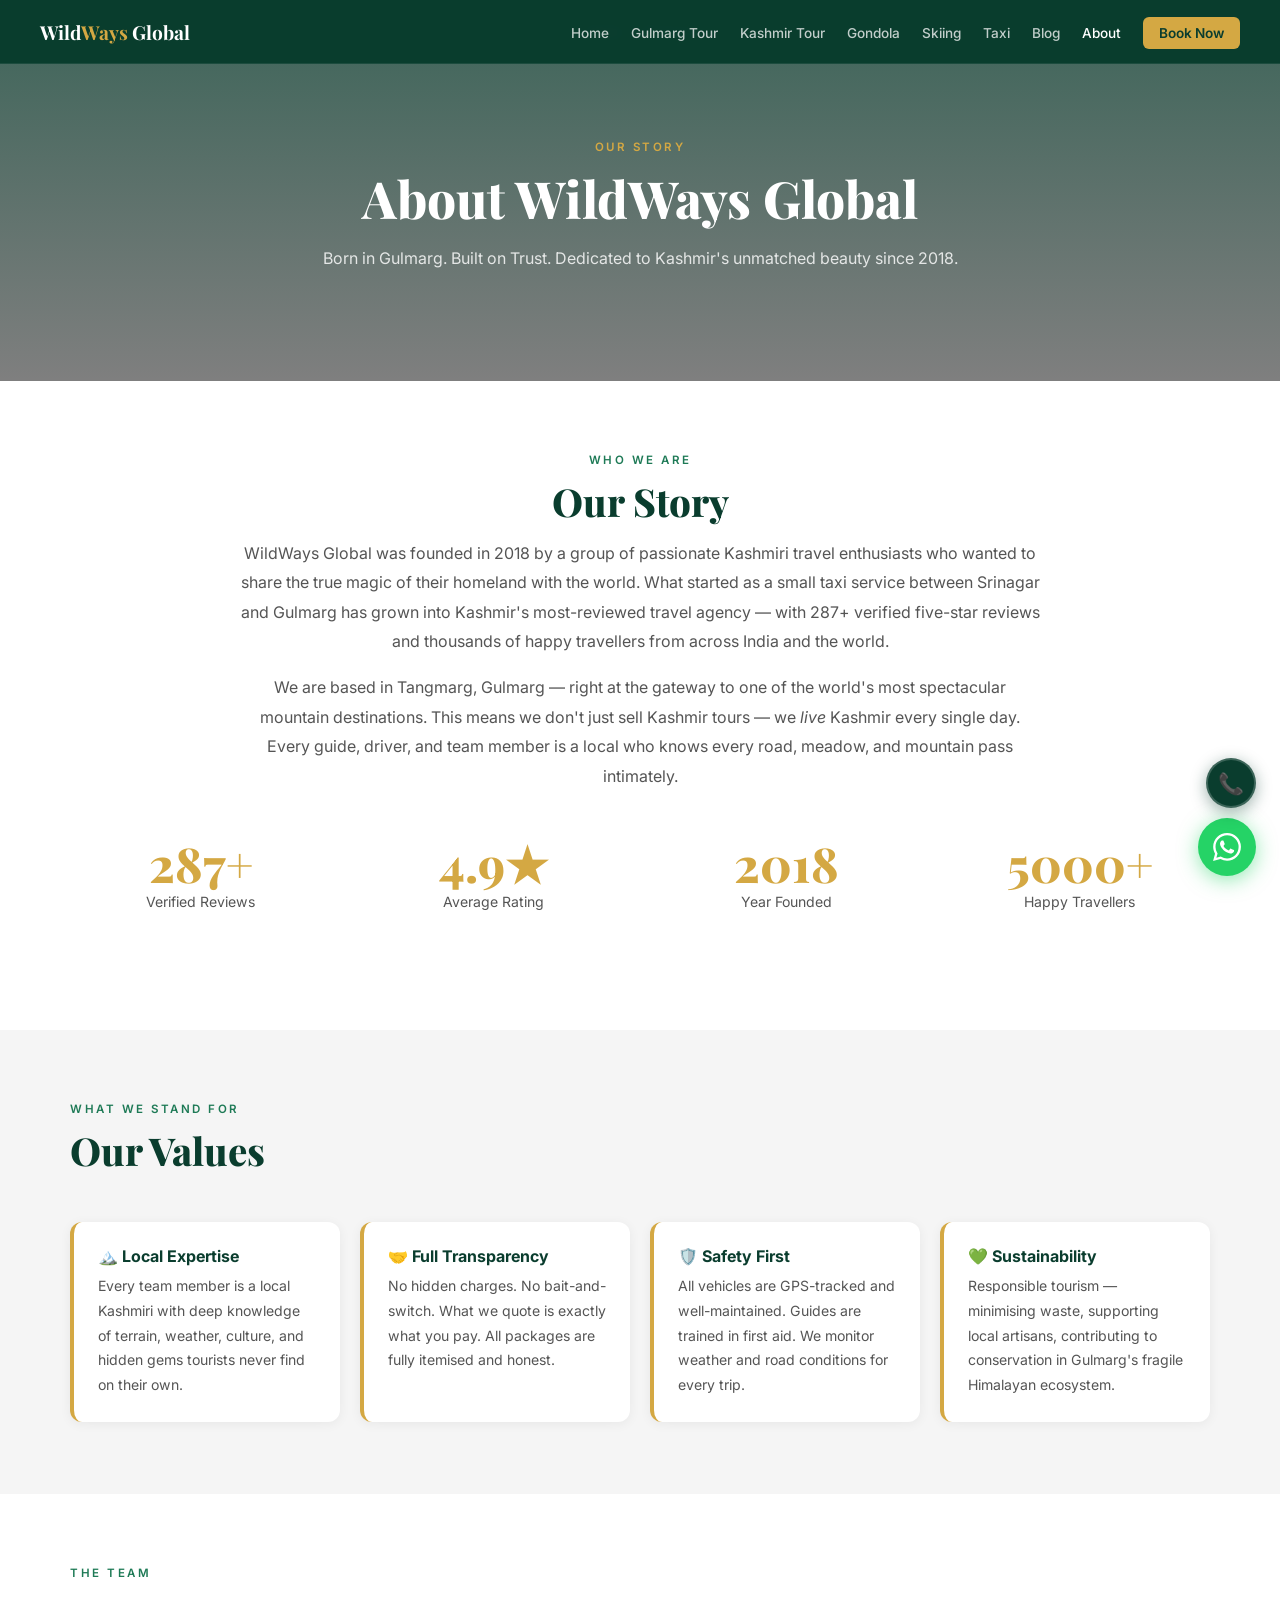
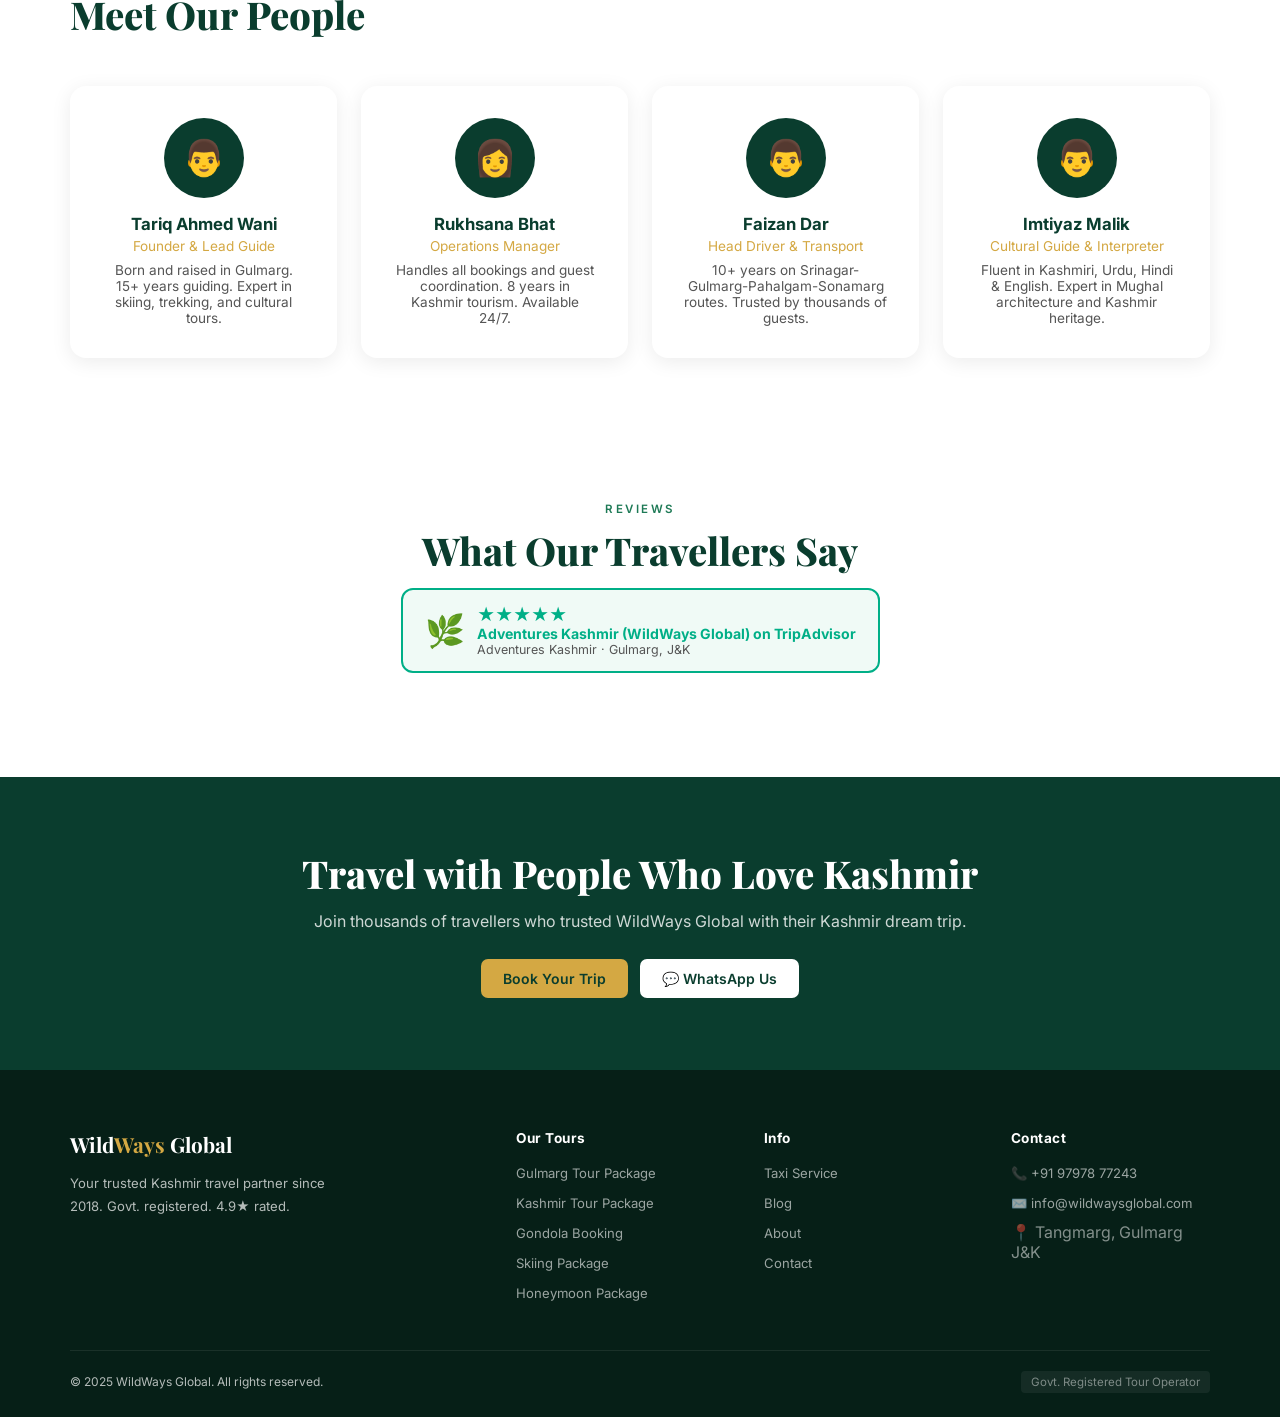
<file: about/index.html>
<!DOCTYPE html>
<html lang="en">
<head>
  <meta charset="UTF-8" />
  <meta name="viewport" content="width=device-width, initial-scale=1.0" />
  <title>About WildWays Global | Gulmarg's #1 Travel Agency Since 2018</title>
  <meta name="description" content="WildWays Global is Gulmarg's most trusted travel agency since 2018. Government registered, 4.9★ rated, 287+ tours. Meet our team of passionate local Kashmiri travel experts." />
  <link rel="canonical" href="https://www.wildwaysglobal.com/about/" />
  <meta name="robots" content="index, follow" />
  <meta property="og:title" content="About WildWays Global | Gulmarg Travel Agency Since 2018" />
  <meta property="og:url" content="https://www.wildwaysglobal.com/about/" />
  <script type="application/ld+json">{"@context":"https://schema.org","@type":"TravelAgency","name":"WildWays Global","description":"Gulmarg's most trusted travel agency specializing in Kashmir tours, Gulmarg packages, gondola booking and taxi since 2018.","url":"https://www.wildwaysglobal.com","telephone":"+919797877243","email":"info@wildwaysglobal.com","address":{"@type":"PostalAddress","streetAddress":"Main Market, Tangmarg","addressLocality":"Gulmarg","addressRegion":"Jammu & Kashmir","postalCode":"193402","addressCountry":"IN"},"foundingDate":"2018","aggregateRating":{"@type":"AggregateRating","ratingValue":"4.9","reviewCount":"287"},"sameAs":["https://www.tripadvisor.in/Attraction_Review-g317095-d15150236"]}</script>
  <link rel="preconnect" href="https://fonts.googleapis.com" />
  <link rel="preconnect" href="https://fonts.gstatic.com" crossorigin />
  <link rel="stylesheet" href="../shared.css" />
  <style>
    .stats-row { display: grid; grid-template-columns: repeat(auto-fit, minmax(140px, 1fr)); gap: 2rem; margin: 3rem 0; text-align: center; }
    .stat-num { font-family: 'Playfair Display', serif; font-size: 3rem; color: var(--gold); font-weight: 800; line-height: 1; }
    .stat-lbl { color: var(--text-light); font-size: 0.88rem; margin-top: 6px; }
    .team-grid { display: grid; grid-template-columns: repeat(auto-fit, minmax(220px, 1fr)); gap: 24px; margin-top: 40px; }
    .team-card { text-align: center; background: white; border-radius: 16px; padding: 2rem; box-shadow: 0 4px 20px rgba(0,0,0,0.08); }
    .team-avatar { width: 80px; height: 80px; border-radius: 50%; background: var(--green); display: flex; align-items: center; justify-content: center; font-size: 2.2rem; margin: 0 auto 1rem; }
    .team-name { font-weight: 700; color: var(--green); font-size: 1.05rem; }
    .team-role { color: var(--gold); font-size: 0.85rem; margin-top: 4px; margin-bottom: 8px; }
    .values-grid { display: grid; grid-template-columns: repeat(auto-fit, minmax(240px, 1fr)); gap: 20px; margin-top: 36px; }
    .value-card { background: white; padding: 24px; border-radius: 12px; border-left: 4px solid var(--gold); box-shadow: 0 2px 12px rgba(0,0,0,0.06); }
    .value-card h3 { color: var(--green); font-size: 1rem; margin-bottom: 8px; }
  </style>
</head>
<body>
<nav>
  <a href="../" class="logo">Wild<span>Ways</span> Global</a>
  <button class="nav-hamburger" onclick="document.getElementById('navLinks').classList.toggle('open')">☰</button>
  <ul class="nav-links" id="navLinks">
    <li><a href="../">Home</a></li>
    <li><a href="../gulmarg-tour-package/">Gulmarg Tour</a></li>
    <li><a href="../kashmir-tour-package/">Kashmir Tour</a></li>
    <li><a href="../gulmarg-gondola-booking/">Gondola</a></li>
    <li><a href="../gulmarg-skiing-package/">Skiing</a></li>
    <li><a href="../srinagar-to-gulmarg-taxi/">Taxi</a></li>
    <li><a href="../blog/">Blog</a></li>
    <li><a href="./" class="active">About</a></li>
    <li><a href="../contact/" class="nav-btn">Book Now</a></li>
  </ul>
</nav>

<div class="page-hero" style="background:linear-gradient(rgba(10,61,46,0.80),rgba(0,0,0,0.50)),url('https://images.unsplash.com/photo-1518457607834-6e8d80c183c5?w=1400&q=80') center/cover;">
  <div class="page-hero-content">
    <nav class="breadcrumb"><a href="../">Home</a> <span>›</span> About Us</nav>
    <span class="eyebrow">Our Story</span>
    <h1>About WildWays Global</h1>
    <p>Born in Gulmarg. Built on Trust. Dedicated to Kashmir's unmatched beauty since 2018.</p>
  </div>
</div>

<section>
  <div class="container">
    <div class="section-head" style="text-align:center;max-width:800px;margin:0 auto 40px;">
      <span class="section-label">Who We Are</span>
      <h2 class="section-title">Our Story</h2>
      <p style="color:var(--text-light);font-size:1rem;line-height:1.85;">WildWays Global was founded in 2018 by a group of passionate Kashmiri travel enthusiasts who wanted to share the true magic of their homeland with the world. What started as a small taxi service between Srinagar and Gulmarg has grown into Kashmir's most-reviewed travel agency — with 287+ verified five-star reviews and thousands of happy travellers from across India and the world.</p>
      <p style="color:var(--text-light);font-size:1rem;line-height:1.85;margin-top:1rem;">We are based in Tangmarg, Gulmarg — right at the gateway to one of the world's most spectacular mountain destinations. This means we don't just sell Kashmir tours — we <em>live</em> Kashmir every single day. Every guide, driver, and team member is a local who knows every road, meadow, and mountain pass intimately.</p>
    </div>
    <div class="stats-row">
      <div class="reveal"><div class="stat-num">287+</div><div class="stat-lbl">Verified Reviews</div></div>
      <div class="reveal"><div class="stat-num">4.9★</div><div class="stat-lbl">Average Rating</div></div>
      <div class="reveal"><div class="stat-num">2018</div><div class="stat-lbl">Year Founded</div></div>
      <div class="reveal"><div class="stat-num">5000+</div><div class="stat-lbl">Happy Travellers</div></div>
    </div>
  </div>
</section>

<section class="section-gray">
  <div class="container">
    <div class="section-head"><span class="section-label">What We Stand For</span><h2 class="section-title">Our Values</h2></div>
    <div class="values-grid">
      <div class="value-card reveal"><h3>🏔️ Local Expertise</h3><p style="color:var(--text-light);font-size:0.88rem;line-height:1.75;">Every team member is a local Kashmiri with deep knowledge of terrain, weather, culture, and hidden gems tourists never find on their own.</p></div>
      <div class="value-card reveal"><h3>🤝 Full Transparency</h3><p style="color:var(--text-light);font-size:0.88rem;line-height:1.75;">No hidden charges. No bait-and-switch. What we quote is exactly what you pay. All packages are fully itemised and honest.</p></div>
      <div class="value-card reveal"><h3>🛡️ Safety First</h3><p style="color:var(--text-light);font-size:0.88rem;line-height:1.75;">All vehicles are GPS-tracked and well-maintained. Guides are trained in first aid. We monitor weather and road conditions for every trip.</p></div>
      <div class="value-card reveal"><h3>💚 Sustainability</h3><p style="color:var(--text-light);font-size:0.88rem;line-height:1.75;">Responsible tourism — minimising waste, supporting local artisans, contributing to conservation in Gulmarg's fragile Himalayan ecosystem.</p></div>
    </div>
  </div>
</section>

<section>
  <div class="container">
    <div class="section-head"><span class="section-label">The Team</span><h2 class="section-title">Meet Our People</h2></div>
    <div class="team-grid">
      <div class="team-card reveal"><div class="team-avatar">👨</div><div class="team-name">Tariq Ahmed Wani</div><div class="team-role">Founder & Lead Guide</div><p style="color:var(--text-light);font-size:0.85rem;">Born and raised in Gulmarg. 15+ years guiding. Expert in skiing, trekking, and cultural tours.</p></div>
      <div class="team-card reveal"><div class="team-avatar">👩</div><div class="team-name">Rukhsana Bhat</div><div class="team-role">Operations Manager</div><p style="color:var(--text-light);font-size:0.85rem;">Handles all bookings and guest coordination. 8 years in Kashmir tourism. Available 24/7.</p></div>
      <div class="team-card reveal"><div class="team-avatar">👨</div><div class="team-name">Faizan Dar</div><div class="team-role">Head Driver & Transport</div><p style="color:var(--text-light);font-size:0.85rem;">10+ years on Srinagar-Gulmarg-Pahalgam-Sonamarg routes. Trusted by thousands of guests.</p></div>
      <div class="team-card reveal"><div class="team-avatar">👨</div><div class="team-name">Imtiyaz Malik</div><div class="team-role">Cultural Guide & Interpreter</div><p style="color:var(--text-light);font-size:0.85rem;">Fluent in Kashmiri, Urdu, Hindi & English. Expert in Mughal architecture and Kashmir heritage.</p></div>
    </div>
  </div>
</section>

<section style="text-align:center;">
  <div class="container" style="max-width:720px;">
    <span class="section-label">Reviews</span>
    <h2 class="section-title">What Our Travellers Say</h2>
    <a href="https://www.tripadvisor.in/Attraction_Review-g317095-d15150236-Reviews-Adventures_Kashmir-Gulmarg_Baramulla_District_Kashmir_Jammu_and_Kashmir.html" target="_blank" rel="noopener" style="display:inline-flex;align-items:center;gap:12px;background:#f0faf6;border:2px solid #00af87;border-radius:12px;padding:14px 22px;text-decoration:none;margin-bottom:2rem;">
      <span style="font-size:2rem;">🌿</span>
      <div style="text-align:left;">
        <div style="color:#00af87;font-size:1.1rem;">★★★★★</div>
        <div style="font-weight:700;color:#00af87;font-size:0.88rem;">Adventures Kashmir (WildWays Global) on TripAdvisor</div>
        <div style="font-size:0.78rem;color:#555;">Adventures Kashmir · Gulmarg, J&K</div>
      </div>
    </a>
  </div>
</section>

<section class="section-dark" style="text-align:center;">
  <div class="container">
    <h2 class="section-title" style="color:white;">Travel with People Who Love Kashmir</h2>
    <p style="color:rgba(255,255,255,0.8);margin-bottom:28px;">Join thousands of travellers who trusted WildWays Global with their Kashmir dream trip.</p>
    <div style="display:flex;gap:12px;justify-content:center;flex-wrap:wrap;">
      <a href="../contact/" class="btn bg">Book Your Trip</a>
      <a href="https://wa.me/919797877243" class="btn white">💬 WhatsApp Us</a>
    </div>
  </div>
</section>

<footer>
  <div class="footer-grid">
    <div class="footer-brand"><a href="../" class="logo">Wild<span>Ways</span> Global</a><p>Your trusted Kashmir travel partner since 2018. Govt. registered. 4.9★ rated.</p></div>
    <div class="footer-col"><h4>Our Tours</h4><ul><li><a href="../gulmarg-tour-package/">Gulmarg Tour Package</a></li><li><a href="../kashmir-tour-package/">Kashmir Tour Package</a></li><li><a href="../gulmarg-gondola-booking/">Gondola Booking</a></li><li><a href="../gulmarg-skiing-package/">Skiing Package</a></li><li><a href="../kashmir-honeymoon-package/">Honeymoon Package</a></li></ul></div>
    <div class="footer-col"><h4>Info</h4><ul><li><a href="../srinagar-to-gulmarg-taxi/">Taxi Service</a></li><li><a href="../blog/">Blog</a></li><li><a href="./">About</a></li><li><a href="../contact/">Contact</a></li></ul></div>
    <div class="footer-col"><h4>Contact</h4><ul><li><a href="tel:+919797877243">📞 +91 97978 77243</a></li><li><a href="mailto:info@wildwaysglobal.com">✉️ info@wildwaysglobal.com</a></li><li><span style="color:rgba(255,255,255,0.5);">📍 Tangmarg, Gulmarg J&K</span></li></ul></div>
  </div>
  <div class="footer-bottom"><span>© 2025 WildWays Global. All rights reserved.</span><span class="footer-badge">Govt. Registered Tour Operator</span></div>
</footer>
<a href="https://wa.me/919797877243" class="fab-whatsapp" aria-label="WhatsApp"><svg viewBox="0 0 24 24"><path d="M17.472 14.382c-.297-.149-1.758-.867-2.03-.967-.273-.099-.471-.148-.67.15-.197.297-.767.966-.94 1.164-.173.199-.347.223-.644.075-.297-.15-1.255-.463-2.39-1.475-.883-.788-1.48-1.761-1.653-2.059-.173-.297-.018-.458.13-.606.134-.133.298-.347.446-.52.149-.174.198-.298.298-.497.099-.198.05-.371-.025-.52-.075-.149-.669-1.612-.916-2.207-.242-.579-.487-.5-.669-.51-.173-.008-.371-.01-.57-.01-.198 0-.52.074-.792.372-.272.297-1.04 1.016-1.04 2.479 0 1.462 1.065 2.875 1.213 3.074.149.198 2.096 3.2 5.077 4.487.709.306 1.262.489 1.694.625.712.227 1.36.195 1.871.118.571-.085 1.758-.719 2.006-1.413.248-.694.248-1.289.173-1.413-.074-.124-.272-.198-.57-.347m-5.421 7.403h-.004a9.87 9.87 0 01-5.031-1.378l-.361-.214-3.741.982.998-3.648-.235-.374a9.86 9.86 0 01-1.51-5.26c.001-5.45 4.436-9.884 9.888-9.884 2.64 0 5.122 1.03 6.988 2.898a9.825 9.825 0 012.893 6.994c-.003 5.45-4.437 9.884-9.885 9.884m8.413-18.297A11.815 11.815 0 0012.05 0C5.495 0 .16 5.335.157 11.892c0 2.096.547 4.142 1.588 5.945L.057 24l6.305-1.654a11.882 11.882 0 005.683 1.448h.005c6.554 0 11.89-5.335 11.893-11.893a11.821 11.821 0 00-3.48-8.413Z"/></svg></a>
<a href="tel:+919797877243" class="fab-call" aria-label="Call">📞</a>
<script src="../shared.js"></script>
</body>
</html>
</file>
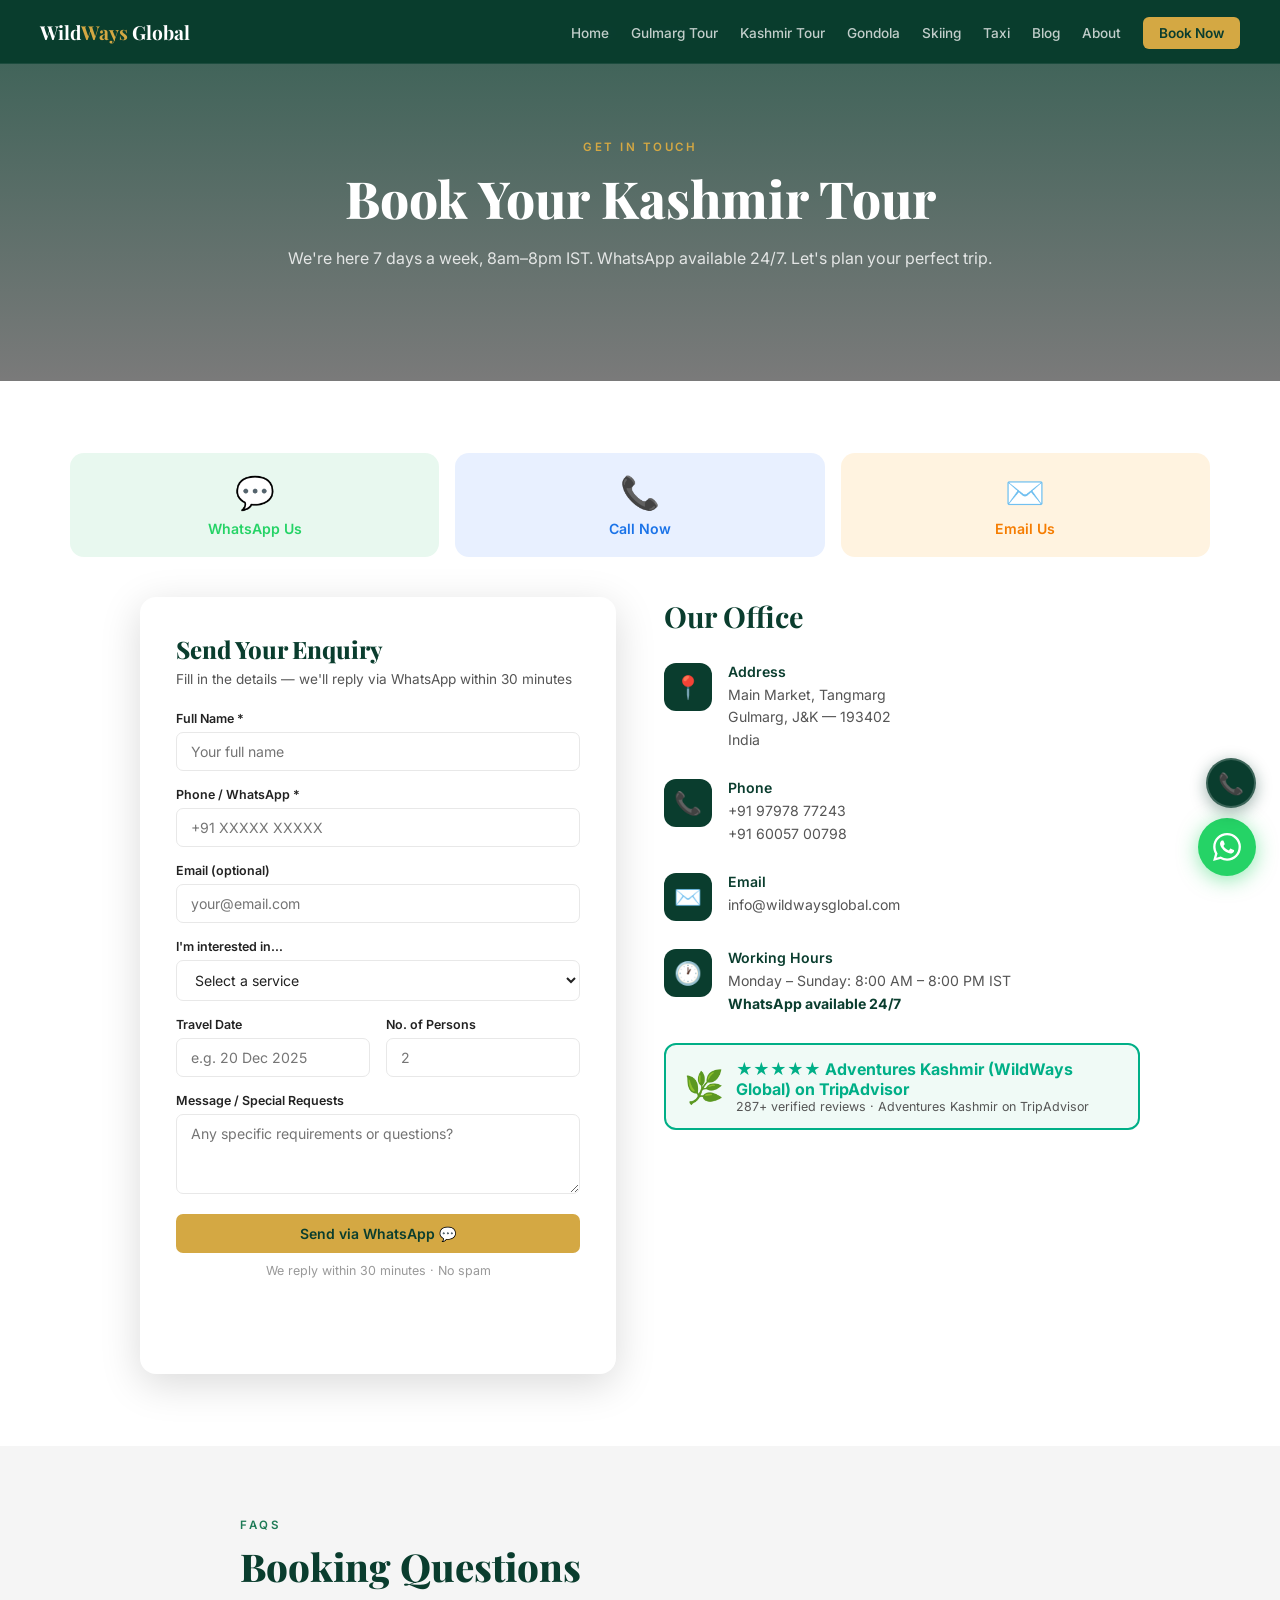
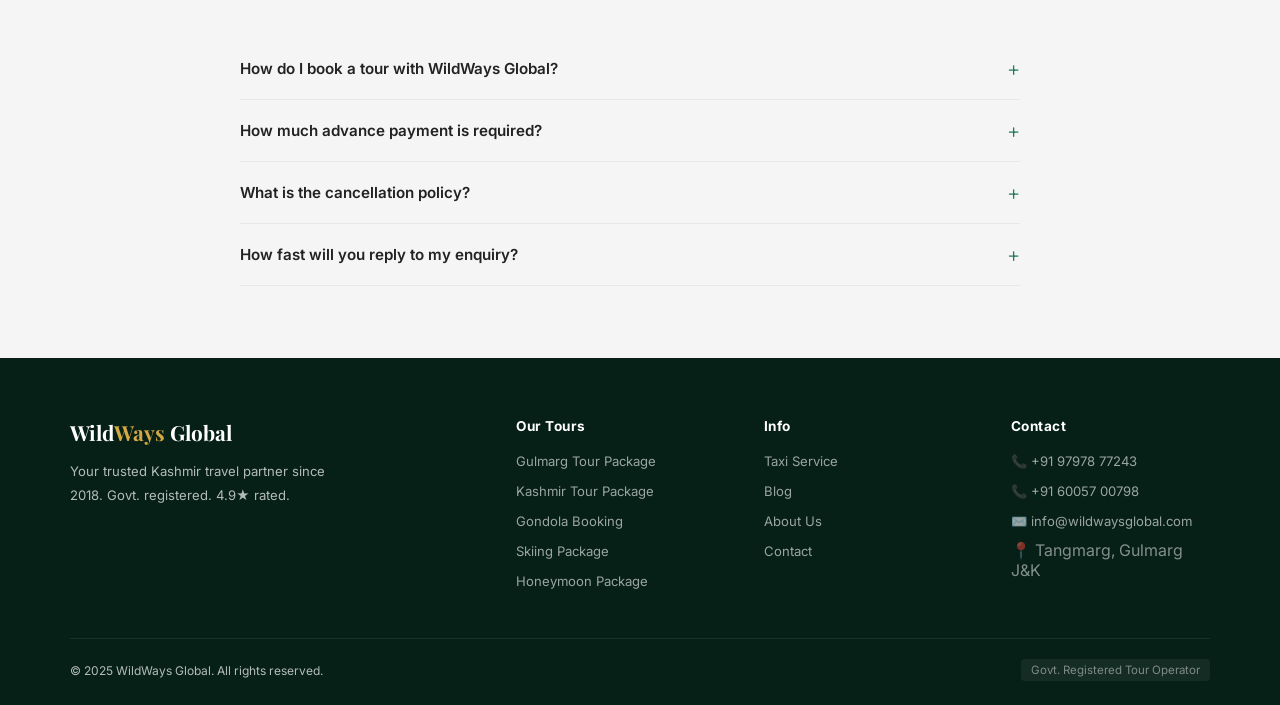
<file: contact/index.html>
<!DOCTYPE html>
<html lang="en">
<head>
  <meta charset="UTF-8" />
  <meta name="viewport" content="width=device-width, initial-scale=1.0" />
  <title>Contact WildWays Global | Book Gulmarg Tour | +91 97978 77243</title>
  <meta name="description" content="Contact WildWays Global to book your Gulmarg or Kashmir tour. Call +91 97978 77243 or WhatsApp us anytime. Office at Main Market, Tangmarg, Gulmarg J&K. Reply within 30 minutes." />
  <link rel="canonical" href="https://www.wildwaysglobal.com/contact/" />
  <meta name="robots" content="index, follow" />
  <meta property="og:title" content="Contact WildWays Global | Book Kashmir Tour" />
  <meta property="og:url" content="https://www.wildwaysglobal.com/contact/" />
  <script type="application/ld+json">{"@context":"https://schema.org","@type":"ContactPage","name":"Contact WildWays Global","url":"https://www.wildwaysglobal.com/contact/","mainEntity":{"@type":"TravelAgency","name":"WildWays Global","telephone":"+919797877243","email":"info@wildwaysglobal.com","address":{"@type":"PostalAddress","streetAddress":"Main Market, Tangmarg","addressLocality":"Gulmarg","addressRegion":"Jammu & Kashmir","postalCode":"193402","addressCountry":"IN"},"openingHours":"Mo-Su 08:00-20:00","sameAs":["https://www.tripadvisor.in/Attraction_Review-g317095-d15150236"]}}</script>
  <link rel="preconnect" href="https://fonts.googleapis.com" />
  <link rel="preconnect" href="https://fonts.gstatic.com" crossorigin />
  <link rel="stylesheet" href="../shared.css" />
  <style>
    .contact-layout { display: grid; grid-template-columns: 1fr 1fr; gap: 48px; max-width: 1000px; margin: 0 auto; }
    @media (max-width: 768px) { .contact-layout { grid-template-columns: 1fr; } }
    .channel-grid { display: grid; grid-template-columns: repeat(3, 1fr); gap: 16px; margin-bottom: 40px; }
    @media (max-width: 600px) { .channel-grid { grid-template-columns: 1fr; } }
    .channel-btn { display: flex; flex-direction: column; align-items: center; gap: 8px; padding: 20px 16px; border-radius: 14px; text-decoration: none; font-weight: 600; font-size: 0.88rem; transition: transform 0.2s; }
    .channel-btn:hover { transform: translateY(-4px); }
    .channel-btn span { font-size: 2rem; }
    .ch-wa { background: #e8f8ef; color: #25d366; }
    .ch-call { background: #e8f0ff; color: #1a73e8; }
    .ch-email { background: #fff3e0; color: #f57c00; }
    .info-item { display: flex; gap: 16px; align-items: flex-start; margin-bottom: 28px; }
    .info-icon { width: 48px; height: 48px; background: var(--green); border-radius: 12px; display: flex; align-items: center; justify-content: center; font-size: 1.4rem; flex-shrink: 0; }
    .info-label { font-weight: 600; color: var(--green); font-size: 0.88rem; margin-bottom: 4px; }
    .info-val { color: var(--text-light); font-size: 0.88rem; line-height: 1.6; }
    .info-val a { color: var(--text-light); text-decoration: none; }
    .info-val a:hover { color: var(--green); }
    .map-wrap { border-radius: 12px; overflow: hidden; margin-top: 20px; }
  </style>
</head>
<body>
<nav>
  <a href="../" class="logo">Wild<span>Ways</span> Global</a>
  <button class="nav-hamburger" onclick="document.getElementById('navLinks').classList.toggle('open')">☰</button>
  <ul class="nav-links" id="navLinks">
    <li><a href="../">Home</a></li>
    <li><a href="../gulmarg-tour-package/">Gulmarg Tour</a></li>
    <li><a href="../kashmir-tour-package/">Kashmir Tour</a></li>
    <li><a href="../gulmarg-gondola-booking/">Gondola</a></li>
    <li><a href="../gulmarg-skiing-package/">Skiing</a></li>
    <li><a href="../srinagar-to-gulmarg-taxi/">Taxi</a></li>
    <li><a href="../blog/">Blog</a></li>
    <li><a href="../about/">About</a></li>
    <li><a href="./" class="nav-btn active">Book Now</a></li>
  </ul>
</nav>

<div class="page-hero" style="background:linear-gradient(rgba(10,61,46,0.82),rgba(0,0,0,0.52)),url('https://images.unsplash.com/photo-1585016495481-91cb4aaeef35?w=1400&q=80') center/cover;">
  <div class="page-hero-content">
    <nav class="breadcrumb"><a href="../">Home</a> <span>›</span> Contact Us</nav>
    <span class="eyebrow">Get in Touch</span>
    <h1>Book Your Kashmir Tour</h1>
    <p>We're here 7 days a week, 8am–8pm IST. WhatsApp available 24/7. Let's plan your perfect trip.</p>
  </div>
</div>

<section>
  <div class="container">
    <div class="channel-grid">
      <a href="https://wa.me/919797877243?text=Hi%2C%20I%20want%20to%20book%20a%20tour" class="channel-btn ch-wa"><span>💬</span>WhatsApp Us</a>
      <a href="tel:+919797877243" class="channel-btn ch-call"><span>📞</span>Call Now</a>
      <a href="mailto:info@wildwaysglobal.com" class="channel-btn ch-email"><span>✉️</span>Email Us</a>
    </div>

    <div class="contact-layout">
      <!-- BOOKING FORM -->
      <div class="booking-box">
        <h3>Send Your Enquiry</h3>
        <p>Fill in the details — we'll reply via WhatsApp within 30 minutes</p>
        <div class="form-group">
          <label>Full Name *</label>
          <input type="text" id="c-name" placeholder="Your full name" required>
        </div>
        <div class="form-group">
          <label>Phone / WhatsApp *</label>
          <input type="tel" id="c-phone" placeholder="+91 XXXXX XXXXX" required>
        </div>
        <div class="form-group">
          <label>Email (optional)</label>
          <input type="email" id="c-email" placeholder="your@email.com">
        </div>
        <div class="form-group">
          <label>I'm interested in…</label>
          <select id="c-service">
            <option value="">Select a service</option>
            <option>Gulmarg Tour Package</option>
            <option>Kashmir Tour Package</option>
            <option>Gulmarg Gondola Booking</option>
            <option>Skiing Package</option>
            <option>Srinagar to Gulmarg Taxi</option>
            <option>Kashmir Honeymoon Package</option>
            <option>Custom / Other</option>
          </select>
        </div>
        <div class="form-row">
          <div class="form-group">
            <label>Travel Date</label>
            <input type="text" id="c-date" placeholder="e.g. 20 Dec 2025">
          </div>
          <div class="form-group">
            <label>No. of Persons</label>
            <input type="number" id="c-persons" placeholder="2" min="1">
          </div>
        </div>
        <div class="form-group">
          <label>Message / Special Requests</label>
          <textarea id="c-msg" rows="3" placeholder="Any specific requirements or questions?"></textarea>
        </div>
        <button class="btn bg" style="width:100%;justify-content:center;" onclick="submitContactForm()">Send via WhatsApp 💬</button>
        <p style="font-size:0.78rem;color:var(--mid-gray);text-align:center;margin-top:10px;">We reply within 30 minutes · No spam</p>
      </div>

      <!-- CONTACT INFO -->
      <div>
        <h2 style="font-family:'Playfair Display',serif;font-size:1.8rem;color:var(--green);margin-bottom:28px;">Our Office</h2>
        <div class="info-item">
          <div class="info-icon">📍</div>
          <div>
            <div class="info-label">Address</div>
            <div class="info-val">Main Market, Tangmarg<br>Gulmarg, J&K — 193402<br>India</div>
          </div>
        </div>
        <div class="info-item">
          <div class="info-icon">📞</div>
          <div>
            <div class="info-label">Phone</div>
            <div class="info-val"><a href="tel:+919797877243">+91 97978 77243</a><br><a href="tel:+916005700798">+91 60057 00798</a></div>
          </div>
        </div>
        <div class="info-item">
          <div class="info-icon">✉️</div>
          <div>
            <div class="info-label">Email</div>
            <div class="info-val"><a href="mailto:info@wildwaysglobal.com">info@wildwaysglobal.com</a></div>
          </div>
        </div>
        <div class="info-item">
          <div class="info-icon">🕐</div>
          <div>
            <div class="info-label">Working Hours</div>
            <div class="info-val">Monday – Sunday: 8:00 AM – 8:00 PM IST<br><strong style="color:var(--green);">WhatsApp available 24/7</strong></div>
          </div>
        </div>

        <!-- TripAdvisor badge -->
        <a href="https://www.tripadvisor.in/Attraction_Review-g317095-d15150236-Reviews-Adventures_Kashmir-Gulmarg_Baramulla_District_Kashmir_Jammu_and_Kashmir.html" target="_blank" rel="noopener" style="display:flex;align-items:center;gap:12px;background:#f0faf6;border:2px solid #00af87;border-radius:12px;padding:14px 18px;text-decoration:none;margin-bottom:24px;">
          <span style="font-size:2rem;">🌿</span>
          <div>
            <div style="color:#00af87;font-size:1rem;font-weight:700;">★★★★★ Adventures Kashmir (WildWays Global) on TripAdvisor</div>
            <div style="color:#555;font-size:0.78rem;">287+ verified reviews · Adventures Kashmir on TripAdvisor</div>
          </div>
        </a>

        <div class="map-wrap">
          <iframe
            src="https://www.google.com/maps/embed?pb=!1m18!1m12!1m3!1d6655!2d74.38!3d34.05!2m3!1f0!2f0!3f0!3m2!1i1024!2i768!4f13.1!3m3!1m2!1s0x38e1859f1bef!2sGulmarg%2C+Jammu+and+Kashmir!5e0!3m2!1sen!2sin!4v1"
            width="100%" height="220" style="border:0;display:block;" allowfullscreen loading="lazy" referrerpolicy="no-referrer-when-downgrade">
          </iframe>
        </div>
      </div>
    </div>
  </div>
</section>

<section class="section-gray">
  <div class="container" style="max-width:800px;">
    <div class="section-head"><span class="section-label">FAQs</span><h2 class="section-title">Booking Questions</h2></div>
    <div class="faq-list">
      <div class="faq-item"><button class="faq-q" onclick="toggleFaq(this)" aria-expanded="false">How do I book a tour with WildWays Global?</button><div class="faq-a"><p>Fill the form above, call <strong>+91 97978 77243</strong>, or WhatsApp us. We'll confirm availability, share a detailed itinerary and invoice, and lock in your booking once you confirm with an advance payment.</p></div></div>
      <div class="faq-item"><button class="faq-q" onclick="toggleFaq(this)" aria-expanded="false">How much advance payment is required?</button><div class="faq-a"><p>25% advance confirms your booking. Balance is payable on arrival. We accept UPI (PhonePe, Google Pay, Paytm), NEFT, and cash.</p></div></div>
      <div class="faq-item"><button class="faq-q" onclick="toggleFaq(this)" aria-expanded="false">What is the cancellation policy?</button><div class="faq-a"><p>15+ days before travel: full refund. 7–15 days: 50% refund. Under 7 days: no refund (reschedule possible). Weather-related cancellations always get a free reschedule.</p></div></div>
      <div class="faq-item"><button class="faq-q" onclick="toggleFaq(this)" aria-expanded="false">How fast will you reply to my enquiry?</button><div class="faq-a"><p>We typically reply within 30 minutes on WhatsApp (8am–8pm). Outside those hours, we'll respond first thing the next morning. For urgent enquiries, call directly.</p></div></div>
    </div>
  </div>
</section>

<footer>
  <div class="footer-grid">
    <div class="footer-brand"><a href="../" class="logo">Wild<span>Ways</span> Global</a><p>Your trusted Kashmir travel partner since 2018. Govt. registered. 4.9★ rated.</p></div>
    <div class="footer-col"><h4>Our Tours</h4><ul><li><a href="../gulmarg-tour-package/">Gulmarg Tour Package</a></li><li><a href="../kashmir-tour-package/">Kashmir Tour Package</a></li><li><a href="../gulmarg-gondola-booking/">Gondola Booking</a></li><li><a href="../gulmarg-skiing-package/">Skiing Package</a></li><li><a href="../kashmir-honeymoon-package/">Honeymoon Package</a></li></ul></div>
    <div class="footer-col"><h4>Info</h4><ul><li><a href="../srinagar-to-gulmarg-taxi/">Taxi Service</a></li><li><a href="../blog/">Blog</a></li><li><a href="../about/">About Us</a></li><li><a href="./">Contact</a></li></ul></div>
    <div class="footer-col"><h4>Contact</h4><ul><li><a href="tel:+919797877243">📞 +91 97978 77243</a></li><li><a href="tel:+916005700798">📞 +91 60057 00798</a></li><li><a href="mailto:info@wildwaysglobal.com">✉️ info@wildwaysglobal.com</a></li><li><span style="color:rgba(255,255,255,0.5);">📍 Tangmarg, Gulmarg J&K</span></li></ul></div>
  </div>
  <div class="footer-bottom"><span>© 2025 WildWays Global. All rights reserved.</span><span class="footer-badge">Govt. Registered Tour Operator</span></div>
</footer>

<a href="https://wa.me/919797877243?text=Hi%2C%20I%27d%20like%20to%20book%20a%20Kashmir%20tour" class="fab-whatsapp" aria-label="WhatsApp"><svg viewBox="0 0 24 24"><path d="M17.472 14.382c-.297-.149-1.758-.867-2.03-.967-.273-.099-.471-.148-.67.15-.197.297-.767.966-.94 1.164-.173.199-.347.223-.644.075-.297-.15-1.255-.463-2.39-1.475-.883-.788-1.48-1.761-1.653-2.059-.173-.297-.018-.458.13-.606.134-.133.298-.347.446-.52.149-.174.198-.298.298-.497.099-.198.05-.371-.025-.52-.075-.149-.669-1.612-.916-2.207-.242-.579-.487-.5-.669-.51-.173-.008-.371-.01-.57-.01-.198 0-.52.074-.792.372-.272.297-1.04 1.016-1.04 2.479 0 1.462 1.065 2.875 1.213 3.074.149.198 2.096 3.2 5.077 4.487.709.306 1.262.489 1.694.625.712.227 1.36.195 1.871.118.571-.085 1.758-.719 2.006-1.413.248-.694.248-1.289.173-1.413-.074-.124-.272-.198-.57-.347m-5.421 7.403h-.004a9.87 9.87 0 01-5.031-1.378l-.361-.214-3.741.982.998-3.648-.235-.374a9.86 9.86 0 01-1.51-5.26c.001-5.45 4.436-9.884 9.888-9.884 2.64 0 5.122 1.03 6.988 2.898a9.825 9.825 0 012.893 6.994c-.003 5.45-4.437 9.884-9.885 9.884m8.413-18.297A11.815 11.815 0 0012.05 0C5.495 0 .16 5.335.157 11.892c0 2.096.547 4.142 1.588 5.945L.057 24l6.305-1.654a11.882 11.882 0 005.683 1.448h.005c6.554 0 11.89-5.335 11.893-11.893a11.821 11.821 0 00-3.48-8.413Z"/></svg></a>
<a href="tel:+919797877243" class="fab-call" aria-label="Call">📞</a>

<script src="../shared.js"></script>
<script>
function submitContactForm() {
  const name = document.getElementById('c-name').value.trim() || 'Visitor';
  const phone = document.getElementById('c-phone').value.trim() || 'N/A';
  const service = document.getElementById('c-service').value || 'General Enquiry';
  const date = document.getElementById('c-date').value || 'Flexible';
  const persons = document.getElementById('c-persons').value || '2';
  const msg = document.getElementById('c-msg').value || '';
  const text = encodeURIComponent(`Hi WildWays Global!\n\nName: ${name}\nPhone: ${phone}\nService: ${service}\nDate: ${date}\nPersons: ${persons}\nMessage: ${msg}\n\nPlease send me a quote. Thank you!`);
  window.open(`https://wa.me/919797877243?text=${text}`, '_blank');
}
</script>
</body>
</html>
</file>
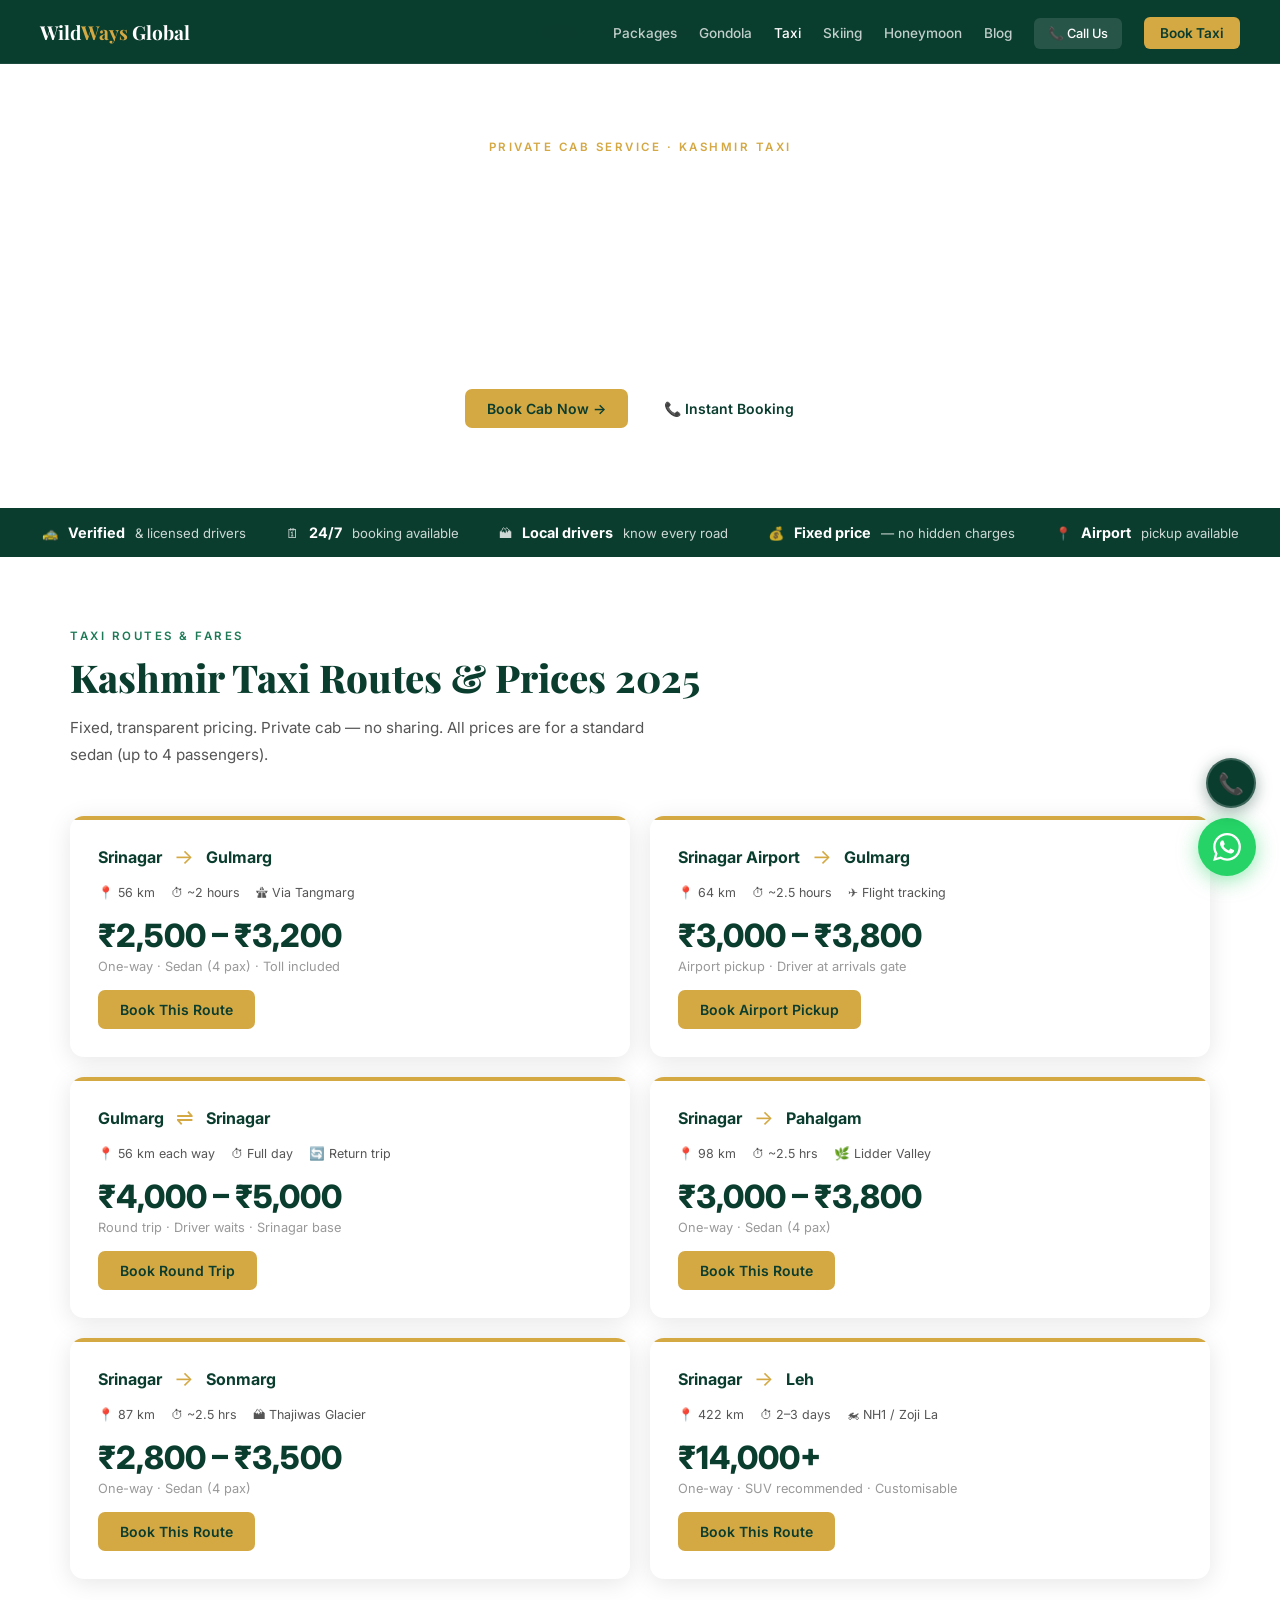
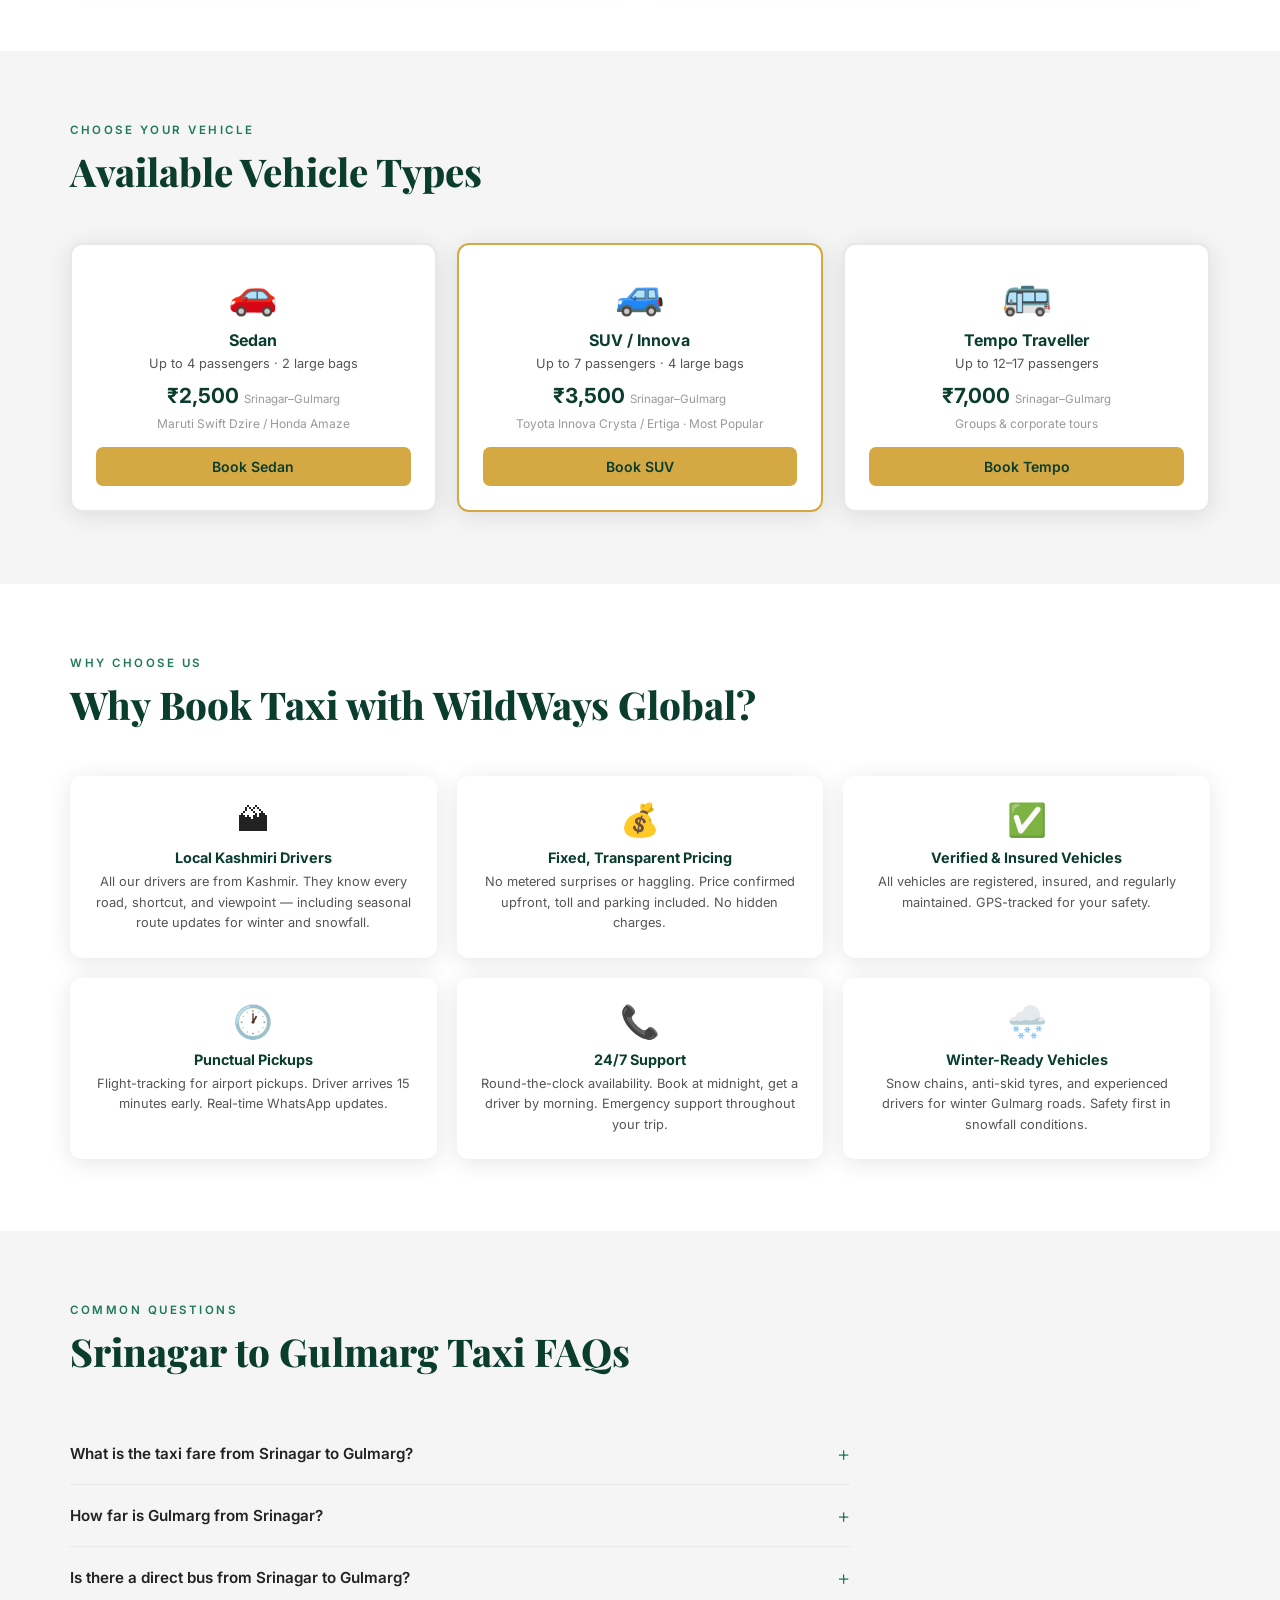
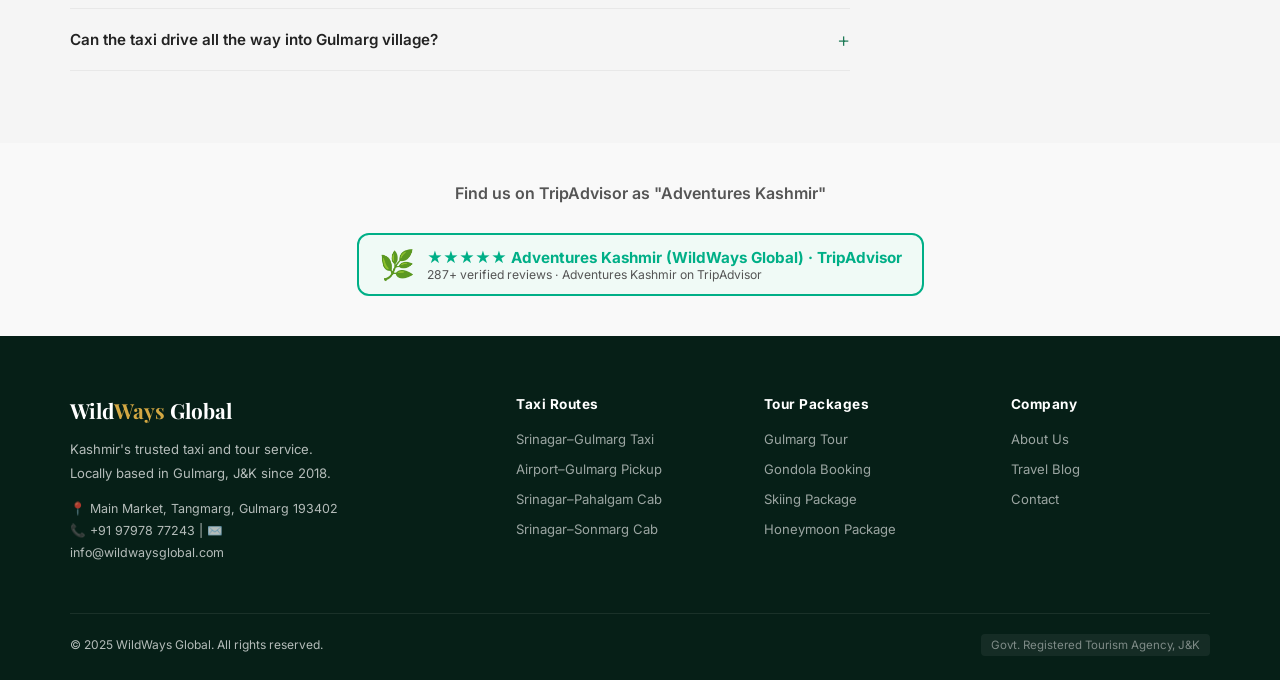
<file: srinagar-to-gulmarg-taxi/index.html>
<!DOCTYPE html>
<html lang="en">
<head>
  <meta charset="UTF-8" />
  <meta name="viewport" content="width=device-width, initial-scale=1.0" />
  <title>Srinagar to Gulmarg Taxi 2025 – Fare ₹2,500 | WildWays Global</title>
  <meta name="description" content="Book Srinagar to Gulmarg taxi at ₹2,500–₹3,500. Comfortable, verified cabs with experienced local drivers. One-way and round-trip cab service. WildWays Global taxi service." />
  <meta name="keywords" content="Srinagar to Gulmarg taxi, Srinagar Gulmarg cab fare, Gulmarg taxi price, taxi from Srinagar airport to Gulmarg, Gulmarg cab booking, Gulmarg tempo traveller hire" />
  <link rel="canonical" href="https://www.wildwaysglobal.com/srinagar-to-gulmarg-taxi/" />
  <meta name="robots" content="index, follow" />
  <meta property="og:title" content="Srinagar to Gulmarg Taxi – ₹2,500 | WildWays Global" />
  <meta property="og:description" content="Book safe, comfortable Srinagar to Gulmarg taxi at best rates. One-way from ₹2,500. Local drivers, 24/7 booking." />
  <meta property="og:image" content="https://images.unsplash.com/photo-1464822759023-fed622ff2c3b?w=1200&q=80" />

  <script type="application/ld+json">
  {
    "@context": "https://schema.org",
    "@type": "TaxiService",
    "name": "Srinagar to Gulmarg Taxi – WildWays Global",
    "description": "Comfortable private taxi service from Srinagar to Gulmarg (56km, ~2 hours). WildWays Global provides verified cabs with local drivers.",
    "url": "https://www.wildwaysglobal.com/srinagar-to-gulmarg-taxi/",
    "telephone": "+91-9797877243",
    "areaServed": [
      {"@type":"City","name":"Srinagar"},
      {"@type":"City","name":"Gulmarg"},
      {"@type":"City","name":"Pahalgam"},
      {"@type":"City","name":"Sonmarg"}
    ],
    "offers": {"@type":"Offer","price":"2500","priceCurrency":"INR"}
  }
  </script>

  <link rel="preconnect" href="https://fonts.googleapis.com" />
  <link rel="preconnect" href="https://fonts.gstatic.com" crossorigin />
  <link href="https://fonts.googleapis.com/css2?family=Playfair+Display:wght@700;800&family=Inter:wght@300;400;500;600;700&display=swap" rel="stylesheet" />
  <link rel="stylesheet" href="../shared.css" />
  <style>
    .route-card { background: white; border-radius: 14px; padding: 28px; box-shadow: var(--shadow); position: relative; overflow: hidden; }
    .route-card::before { content: ''; position: absolute; top: 0; left: 0; right: 0; height: 4px; background: var(--gold); }
    .route-from-to { display: flex; align-items: center; gap: 12px; margin-bottom: 16px; }
    .route-city { font-weight: 700; font-size: 1rem; color: var(--green); }
    .route-arrow { color: var(--gold); font-size: 1.3rem; }
    .route-meta-row { display: flex; gap: 16px; flex-wrap: wrap; margin-bottom: 16px; }
    .route-meta-item { font-size: 0.78rem; color: var(--text-light); display: flex; align-items: center; gap: 5px; }
    .route-price-big { font-size: 2rem; font-weight: 800; color: var(--green); margin-bottom: 4px; }
    .route-price-sub { font-size: 0.8rem; color: var(--mid-gray); }
    .vehicle-grid { display: grid; grid-template-columns: repeat(3,1fr); gap: 20px; }
    .vehicle-card { background: white; border-radius: 12px; padding: 24px; box-shadow: var(--shadow); text-align: center; border: 2px solid var(--light-gray); transition: border-color 0.2s; }
    .vehicle-card:hover { border-color: var(--gold); }
    .vehicle-icon { font-size: 2.5rem; margin-bottom: 12px; }
    .vehicle-name { font-weight: 700; color: var(--green); margin-bottom: 6px; }
    .vehicle-cap { font-size: 0.8rem; color: var(--text-light); margin-bottom: 12px; }
    .vehicle-price { font-size: 1.3rem; font-weight: 700; color: var(--green); }
    .vehicle-price small { font-size: 0.72rem; font-weight: 400; color: var(--mid-gray); }
    .route-grid { display: grid; grid-template-columns: repeat(2,1fr); gap: 20px; }
    .why-grid { display: grid; grid-template-columns: repeat(3,1fr); gap: 20px; }
    .why-card { background: white; border-radius: 12px; padding: 24px; text-align: center; box-shadow: var(--shadow); }
    .why-icon { font-size: 2rem; margin-bottom: 10px; }
    .why-title { font-weight: 700; color: var(--green); margin-bottom: 6px; font-size: 0.9rem; }
    .why-text { font-size: 0.8rem; color: var(--text-light); line-height: 1.6; }
    @media(max-width:768px) { .vehicle-grid { grid-template-columns: 1fr 1fr; } .route-grid { grid-template-columns: 1fr; } .why-grid { grid-template-columns: 1fr; } }
    @media(max-width:480px) { .vehicle-grid { grid-template-columns: 1fr; } }
  </style>
</head>
<body>

<nav role="navigation" aria-label="Main navigation">
  <a href="../" class="logo">Wild<span>Ways</span> Global</a>
  <ul class="nav-links" id="navLinks">
    <li><a href="../gulmarg-tour-package/">Packages</a></li>
    <li><a href="../gulmarg-gondola-booking/">Gondola</a></li>
    <li><a href="./" class="active">Taxi</a></li>
    <li><a href="../gulmarg-skiing-package/">Skiing</a></li>
    <li><a href="../kashmir-honeymoon-package/">Honeymoon</a></li>
    <li><a href="../blog/">Blog</a></li>
    <li><a href="tel:+919797877243" class="nav-call">📞 Call Us</a></li>
    <li><a href="#" class="nav-btn" onclick="openModal();return false">Book Taxi</a></li>
  </ul>
  <button class="nav-hamburger" onclick="toggleNav()" aria-label="Open menu">☰</button>
</nav>

<div class="page-hero" style="background-image:url('https://images.unsplash.com/photo-1464822759023-fed622ff2c3b?w=1800&q=60');">
  <div class="page-hero-content">
    <nav class="breadcrumb" aria-label="Breadcrumb">
      <a href="../">Home</a><span>/</span><span>Srinagar to Gulmarg Taxi</span>
    </nav>
    <span class="eyebrow">Private Cab Service · Kashmir Taxi</span>
    <h1>Srinagar to Gulmarg Taxi<br>From ₹2,500 One-Way</h1>
    <p>Comfortable, verified cabs with experienced local drivers. Airport pickup, hotel transfers, day trips — all routes covered. 24/7 booking available.</p>
    <div style="display:flex;gap:14px;justify-content:center;flex-wrap:wrap;">
      <button class="btn bg" onclick="openModal('srinagar-gulmarg-taxi')">Book Cab Now →</button>
      <a href="tel:+919797877243" class="btn white">📞 Instant Booking</a>
    </div>
  </div>
</div>

<div class="trust-bar">
  <div class="trust-item">🚕 <strong>Verified</strong> & licensed drivers</div>
  <div class="trust-item">🗓 <strong>24/7</strong> booking available</div>
  <div class="trust-item">🏔 <strong>Local drivers</strong> know every road</div>
  <div class="trust-item">💰 <strong>Fixed price</strong> — no hidden charges</div>
  <div class="trust-item">📍 <strong>Airport</strong> pickup available</div>
</div>

<section>
  <div class="container">
    <div class="section-head reveal">
      <span class="section-label">Taxi Routes & Fares</span>
      <h2 class="section-title">Kashmir Taxi Routes & Prices 2025</h2>
      <p class="section-sub">Fixed, transparent pricing. Private cab — no sharing. All prices are for a standard sedan (up to 4 passengers).</p>
    </div>
    <div class="route-grid">
      <div class="route-card reveal">
        <div class="route-from-to"><span class="route-city">Srinagar</span><span class="route-arrow">→</span><span class="route-city">Gulmarg</span></div>
        <div class="route-meta-row">
          <span class="route-meta-item">📍 56 km</span>
          <span class="route-meta-item">⏱ ~2 hours</span>
          <span class="route-meta-item">🛣 Via Tangmarg</span>
        </div>
        <div class="route-price-big">₹2,500 – ₹3,200</div>
        <div class="route-price-sub">One-way · Sedan (4 pax) · Toll included</div>
        <button class="btn bg" style="margin-top:16px" onclick="openModal('srinagar-gulmarg-taxi')">Book This Route</button>
      </div>

      <div class="route-card reveal">
        <div class="route-from-to"><span class="route-city">Srinagar Airport</span><span class="route-arrow">→</span><span class="route-city">Gulmarg</span></div>
        <div class="route-meta-row">
          <span class="route-meta-item">📍 64 km</span>
          <span class="route-meta-item">⏱ ~2.5 hours</span>
          <span class="route-meta-item">✈ Flight tracking</span>
        </div>
        <div class="route-price-big">₹3,000 – ₹3,800</div>
        <div class="route-price-sub">Airport pickup · Driver at arrivals gate</div>
        <button class="btn bg" style="margin-top:16px" onclick="openModal('srinagar-gulmarg-taxi')">Book Airport Pickup</button>
      </div>

      <div class="route-card reveal">
        <div class="route-from-to"><span class="route-city">Gulmarg</span><span class="route-arrow">⇌</span><span class="route-city">Srinagar</span></div>
        <div class="route-meta-row">
          <span class="route-meta-item">📍 56 km each way</span>
          <span class="route-meta-item">⏱ Full day</span>
          <span class="route-meta-item">🔄 Return trip</span>
        </div>
        <div class="route-price-big">₹4,000 – ₹5,000</div>
        <div class="route-price-sub">Round trip · Driver waits · Srinagar base</div>
        <button class="btn bg" style="margin-top:16px" onclick="openModal('srinagar-gulmarg-taxi')">Book Round Trip</button>
      </div>

      <div class="route-card reveal">
        <div class="route-from-to"><span class="route-city">Srinagar</span><span class="route-arrow">→</span><span class="route-city">Pahalgam</span></div>
        <div class="route-meta-row">
          <span class="route-meta-item">📍 98 km</span>
          <span class="route-meta-item">⏱ ~2.5 hrs</span>
          <span class="route-meta-item">🌿 Lidder Valley</span>
        </div>
        <div class="route-price-big">₹3,000 – ₹3,800</div>
        <div class="route-price-sub">One-way · Sedan (4 pax)</div>
        <button class="btn bg" style="margin-top:16px" onclick="openModal('srinagar-gulmarg-taxi')">Book This Route</button>
      </div>

      <div class="route-card reveal">
        <div class="route-from-to"><span class="route-city">Srinagar</span><span class="route-arrow">→</span><span class="route-city">Sonmarg</span></div>
        <div class="route-meta-row">
          <span class="route-meta-item">📍 87 km</span>
          <span class="route-meta-item">⏱ ~2.5 hrs</span>
          <span class="route-meta-item">🏔 Thajiwas Glacier</span>
        </div>
        <div class="route-price-big">₹2,800 – ₹3,500</div>
        <div class="route-price-sub">One-way · Sedan (4 pax)</div>
        <button class="btn bg" style="margin-top:16px" onclick="openModal('srinagar-gulmarg-taxi')">Book This Route</button>
      </div>

      <div class="route-card reveal">
        <div class="route-from-to"><span class="route-city">Srinagar</span><span class="route-arrow">→</span><span class="route-city">Leh</span></div>
        <div class="route-meta-row">
          <span class="route-meta-item">📍 422 km</span>
          <span class="route-meta-item">⏱ 2–3 days</span>
          <span class="route-meta-item">🏍 NH1 / Zoji La</span>
        </div>
        <div class="route-price-big">₹14,000+</div>
        <div class="route-price-sub">One-way · SUV recommended · Customisable</div>
        <button class="btn bg" style="margin-top:16px" onclick="openModal('srinagar-gulmarg-taxi')">Book This Route</button>
      </div>
    </div>
  </div>
</section>

<section style="background:var(--off-white);">
  <div class="container">
    <div class="section-head reveal">
      <span class="section-label">Choose Your Vehicle</span>
      <h2 class="section-title">Available Vehicle Types</h2>
    </div>
    <div class="vehicle-grid">
      <div class="vehicle-card reveal">
        <div class="vehicle-icon">🚗</div>
        <div class="vehicle-name">Sedan</div>
        <div class="vehicle-cap">Up to 4 passengers · 2 large bags</div>
        <div class="vehicle-price">₹2,500 <small>Srinagar–Gulmarg</small></div>
        <p style="font-size:0.75rem;color:var(--mid-gray);margin:8px 0 16px;">Maruti Swift Dzire / Honda Amaze</p>
        <button class="btn bg" style="width:100%;justify-content:center" onclick="openModal('srinagar-gulmarg-taxi')">Book Sedan</button>
      </div>
      <div class="vehicle-card reveal" style="border-color:var(--gold);">
        <div class="vehicle-icon">🚙</div>
        <div class="vehicle-name">SUV / Innova</div>
        <div class="vehicle-cap">Up to 7 passengers · 4 large bags</div>
        <div class="vehicle-price">₹3,500 <small>Srinagar–Gulmarg</small></div>
        <p style="font-size:0.75rem;color:var(--mid-gray);margin:8px 0 16px;">Toyota Innova Crysta / Ertiga · Most Popular</p>
        <button class="btn bg" style="width:100%;justify-content:center" onclick="openModal('srinagar-gulmarg-taxi')">Book SUV</button>
      </div>
      <div class="vehicle-card reveal">
        <div class="vehicle-icon">🚌</div>
        <div class="vehicle-name">Tempo Traveller</div>
        <div class="vehicle-cap">Up to 12–17 passengers</div>
        <div class="vehicle-price">₹7,000 <small>Srinagar–Gulmarg</small></div>
        <p style="font-size:0.75rem;color:var(--mid-gray);margin:8px 0 16px;">Groups & corporate tours</p>
        <button class="btn bg" style="width:100%;justify-content:center" onclick="openModal('srinagar-gulmarg-taxi')">Book Tempo</button>
      </div>
    </div>
  </div>
</section>

<section>
  <div class="container">
    <div class="section-head reveal">
      <span class="section-label">Why Choose Us</span>
      <h2 class="section-title">Why Book Taxi with WildWays Global?</h2>
    </div>
    <div class="why-grid">
      <div class="why-card reveal"><div class="why-icon">🏔</div><div class="why-title">Local Kashmiri Drivers</div><div class="why-text">All our drivers are from Kashmir. They know every road, shortcut, and viewpoint — including seasonal route updates for winter and snowfall.</div></div>
      <div class="why-card reveal"><div class="why-icon">💰</div><div class="why-title">Fixed, Transparent Pricing</div><div class="why-text">No metered surprises or haggling. Price confirmed upfront, toll and parking included. No hidden charges.</div></div>
      <div class="why-card reveal"><div class="why-icon">✅</div><div class="why-title">Verified & Insured Vehicles</div><div class="why-text">All vehicles are registered, insured, and regularly maintained. GPS-tracked for your safety.</div></div>
      <div class="why-card reveal"><div class="why-icon">🕐</div><div class="why-title">Punctual Pickups</div><div class="why-text">Flight-tracking for airport pickups. Driver arrives 15 minutes early. Real-time WhatsApp updates.</div></div>
      <div class="why-card reveal"><div class="why-icon">📞</div><div class="why-title">24/7 Support</div><div class="why-text">Round-the-clock availability. Book at midnight, get a driver by morning. Emergency support throughout your trip.</div></div>
      <div class="why-card reveal"><div class="why-icon">🌨️</div><div class="why-title">Winter-Ready Vehicles</div><div class="why-text">Snow chains, anti-skid tyres, and experienced drivers for winter Gulmarg roads. Safety first in snowfall conditions.</div></div>
    </div>
  </div>
</section>

<section style="background:var(--off-white);">
  <div class="container">
    <div class="section-head reveal">
      <span class="section-label">Common Questions</span>
      <h2 class="section-title">Srinagar to Gulmarg Taxi FAQs</h2>
    </div>
    <div class="faq-list reveal">
      <div class="faq-item">
        <button class="faq-q" onclick="toggleFaq(this)" aria-expanded="false">What is the taxi fare from Srinagar to Gulmarg?</button>
        <div class="faq-a"><p>The one-way taxi fare from Srinagar to Gulmarg ranges from ₹2,500 to ₹3,500 for a private sedan (up to 4 passengers). For SUVs (Innova, Ertiga), expect ₹3,200–₹4,500. These prices include toll charges and driver charges. The journey covers 56 km and takes approximately 2 hours. WildWays Global offers fixed pricing — no negotiation needed.</p></div>
      </div>
      <div class="faq-item">
        <button class="faq-q" onclick="toggleFaq(this)" aria-expanded="false">How far is Gulmarg from Srinagar?</button>
        <div class="faq-a"><p>Gulmarg is located 56 km from Srinagar city centre and approximately 64 km from Srinagar International Airport. The drive takes 1.5–2.5 hours depending on traffic at Tangmarg (the base town for Gulmarg). The route passes through scenic Kashmiri villages and pine forests, with mountain views opening up after Tangmarg.</p></div>
      </div>
      <div class="faq-item">
        <button class="faq-q" onclick="toggleFaq(this)" aria-expanded="false">Is there a direct bus from Srinagar to Gulmarg?</button>
        <div class="faq-a"><p>There is no direct tourist bus from Srinagar to Gulmarg. The J&K State Road Transport Corporation (SRTC) runs infrequent shared bus services up to Tangmarg (47 km), from where shared jeeps/taxis cover the remaining 13 km to Gulmarg. For convenience, comfort, and reliability, a private taxi is strongly recommended. WildWays Global taxis door-to-door service from your hotel or airport.</p></div>
      </div>
      <div class="faq-item">
        <button class="faq-q" onclick="toggleFaq(this)" aria-expanded="false">Can the taxi drive all the way into Gulmarg village?</button>
        <div class="faq-a"><p>Private vehicles are permitted up to the main parking area in Gulmarg village. Beyond that, pony/horse rides or walking is required to reach the gondola station (about 5 minutes walk). In peak winter, when roads are icy, the last 2–3 km may require snow chains. WildWays Global vehicles are always equipped with snow chains for winter visits.</p></div>
      </div>
    </div>
  </div>
</section>


<section style="background:#f9f9f9;padding:40px;text-align:center;">
  <div class="container">
    <p style="color:#555;margin-bottom:16px;font-weight:600;">Find us on TripAdvisor as "Adventures Kashmir"</p>
      <a href="https://www.tripadvisor.in/Attraction_Review-g317095-d15150236-Reviews-Adventures_Kashmir-Gulmarg_Baramulla_District_Kashmir_Jammu_and_Kashmir.html" target="_blank" rel="noopener" style="display:inline-flex;align-items:center;gap:12px;background:#f0faf6;border:2px solid #00af87;border-radius:12px;padding:12px 20px;text-decoration:none;margin-top:14px;">
        <span style="font-size:1.8rem;">🌿</span>
        <div style="text-align:left;"><div style="color:#00af87;font-size:0.95rem;font-weight:700;">★★★★★ Adventures Kashmir (WildWays Global) · TripAdvisor</div><div style="color:#555;font-size:0.76rem;">287+ verified reviews · Adventures Kashmir on TripAdvisor</div></div>
      </a>
  </div>
</section>
<footer>
  <div class="footer-grid">
    <div class="footer-brand">
      <a href="../" class="logo">Wild<span>Ways</span> Global</a>
      <p>Kashmir's trusted taxi and tour service. Locally based in Gulmarg, J&K since 2018.</p>
      <p style="margin-top:12px;font-size:0.78rem;">📍 Main Market, Tangmarg, Gulmarg 193402<br>📞 +91 97978 77243 | ✉️ info@wildwaysglobal.com</p>
    </div>
    <div class="footer-col">
      <h4>Taxi Routes</h4>
      <ul>
        <li><a href="./">Srinagar–Gulmarg Taxi</a></li>
        <li><a href="./">Airport–Gulmarg Pickup</a></li>
        <li><a href="./">Srinagar–Pahalgam Cab</a></li>
        <li><a href="./">Srinagar–Sonmarg Cab</a></li>
      </ul>
    </div>
    <div class="footer-col">
      <h4>Tour Packages</h4>
      <ul>
        <li><a href="../gulmarg-tour-package/">Gulmarg Tour</a></li>
        <li><a href="../gulmarg-gondola-booking/">Gondola Booking</a></li>
        <li><a href="../gulmarg-skiing-package/">Skiing Package</a></li>
        <li><a href="../kashmir-honeymoon-package/">Honeymoon Package</a></li>
      </ul>
    </div>
    <div class="footer-col">
      <h4>Company</h4>
      <ul>
        <li><a href="../about/">About Us</a></li>
        <li><a href="../blog/">Travel Blog</a></li>
        <li><a href="../contact/">Contact</a></li>
      </ul>
    </div>
  </div>
  <div class="footer-bottom">
    <span>© 2025 WildWays Global. All rights reserved.</span>
    <span class="footer-badge">Govt. Registered Tourism Agency, J&K</span>
  </div>
</footer>

<a href="https://wa.me/919797877243?text=Hi%20WildWays!%20I%20need%20a%20taxi%20from%20Srinagar%20to%20Gulmarg." class="fab-whatsapp" aria-label="WhatsApp for taxi booking" target="_blank" rel="noopener">
  <svg viewBox="0 0 24 24" aria-hidden="true"><path d="M17.472 14.382c-.297-.149-1.758-.867-2.03-.967-.273-.099-.471-.148-.67.15-.197.297-.767.966-.94 1.164-.173.199-.347.223-.644.075-.297-.15-1.255-.463-2.39-1.475-.883-.788-1.48-1.761-1.653-2.059-.173-.297-.018-.458.13-.606.134-.133.298-.347.446-.52.149-.174.198-.298.298-.497.099-.198.05-.371-.025-.52-.075-.149-.669-1.612-.916-2.207-.242-.579-.487-.5-.669-.51-.173-.008-.371-.01-.57-.01-.198 0-.52.074-.792.372-.272.297-1.04 1.016-1.04 2.479 0 1.462 1.065 2.875 1.213 3.074.149.198 2.096 3.2 5.077 4.487.709.306 1.262.489 1.694.625.712.227 1.36.195 1.871.118.571-.085 1.758-.719 2.006-1.413.248-.694.248-1.289.173-1.413-.074-.124-.272-.198-.57-.347m-5.421 7.403h-.004a9.87 9.87 0 01-5.031-1.378l-.361-.214-3.741.982.998-3.648-.235-.374a9.86 9.86 0 01-1.51-5.26c.001-5.45 4.436-9.884 9.888-9.884 2.64 0 5.122 1.03 6.988 2.898a9.825 9.825 0 012.893 6.994c-.003 5.45-4.437 9.884-9.885 9.884m8.413-18.297A11.815 11.815 0 0012.05 0C5.495 0 .16 5.335.157 11.892c0 2.096.547 4.142 1.588 5.945L.057 24l6.305-1.654a11.882 11.882 0 005.683 1.448h.005c6.554 0 11.89-5.335 11.893-11.893a11.821 11.821 0 00-3.48-8.413z"/></svg>
</a>
<a href="tel:+919797877243" class="fab-call" aria-label="Call us">📞</a>

<div class="overlay" id="modal" onclick="if(event.target===this)closeModal()" role="dialog" aria-modal="true">
  <div class="modal">
    <button class="modal-close" onclick="closeModal()">×</button>
    <h3>Book Your Taxi</h3>
    <p>Share your pickup details and we'll confirm your cab within 1 hour.</p>
    <div class="form-row">
      <div class="form-group"><label for="m-name">Full Name *</label><input id="m-name" type="text" placeholder="Your name" /></div>
      <div class="form-group"><label for="m-phone">WhatsApp *</label><input id="m-phone" type="tel" placeholder="+91 XXXXX" /></div>
    </div>
    <div class="form-group"><label for="m-dest">Route</label>
      <select id="m-dest">
        <option value="Srinagar to Gulmarg taxi">Srinagar → Gulmarg</option>
        <option value="Srinagar Airport to Gulmarg taxi">Srinagar Airport → Gulmarg</option>
        <option value="Gulmarg to Srinagar return taxi">Gulmarg → Srinagar (Return)</option>
        <option value="Srinagar to Pahalgam taxi">Srinagar → Pahalgam</option>
        <option value="Srinagar to Sonmarg taxi">Srinagar → Sonmarg</option>
        <option value="Custom taxi route Kashmir">Custom Route</option>
      </select>
    </div>
    <div class="form-row">
      <div class="form-group"><label for="m-date">Travel Date *</label><input id="m-date" type="date" required /></div>
      <div class="form-group"><label for="m-travellers">Vehicle Type</label>
        <select id="m-travellers"><option>Sedan (4 pax) – ₹2,500</option><option>SUV/Innova (7 pax) – ₹3,500</option><option>Tempo Traveller (12+ pax)</option></select>
      </div>
    </div>
    <button class="btn bg" style="width:100%;justify-content:center;padding:13px" onclick="submitForm()">Book on WhatsApp →</button>
    <p style="font-size:0.72rem;color:var(--mid-gray);text-align:center;margin-top:10px">Confirmation within 1 hour · Fixed price, no surprises</p>
  </div>
</div>

<script src="../shared.js"></script>
</body>
</html>
</file>
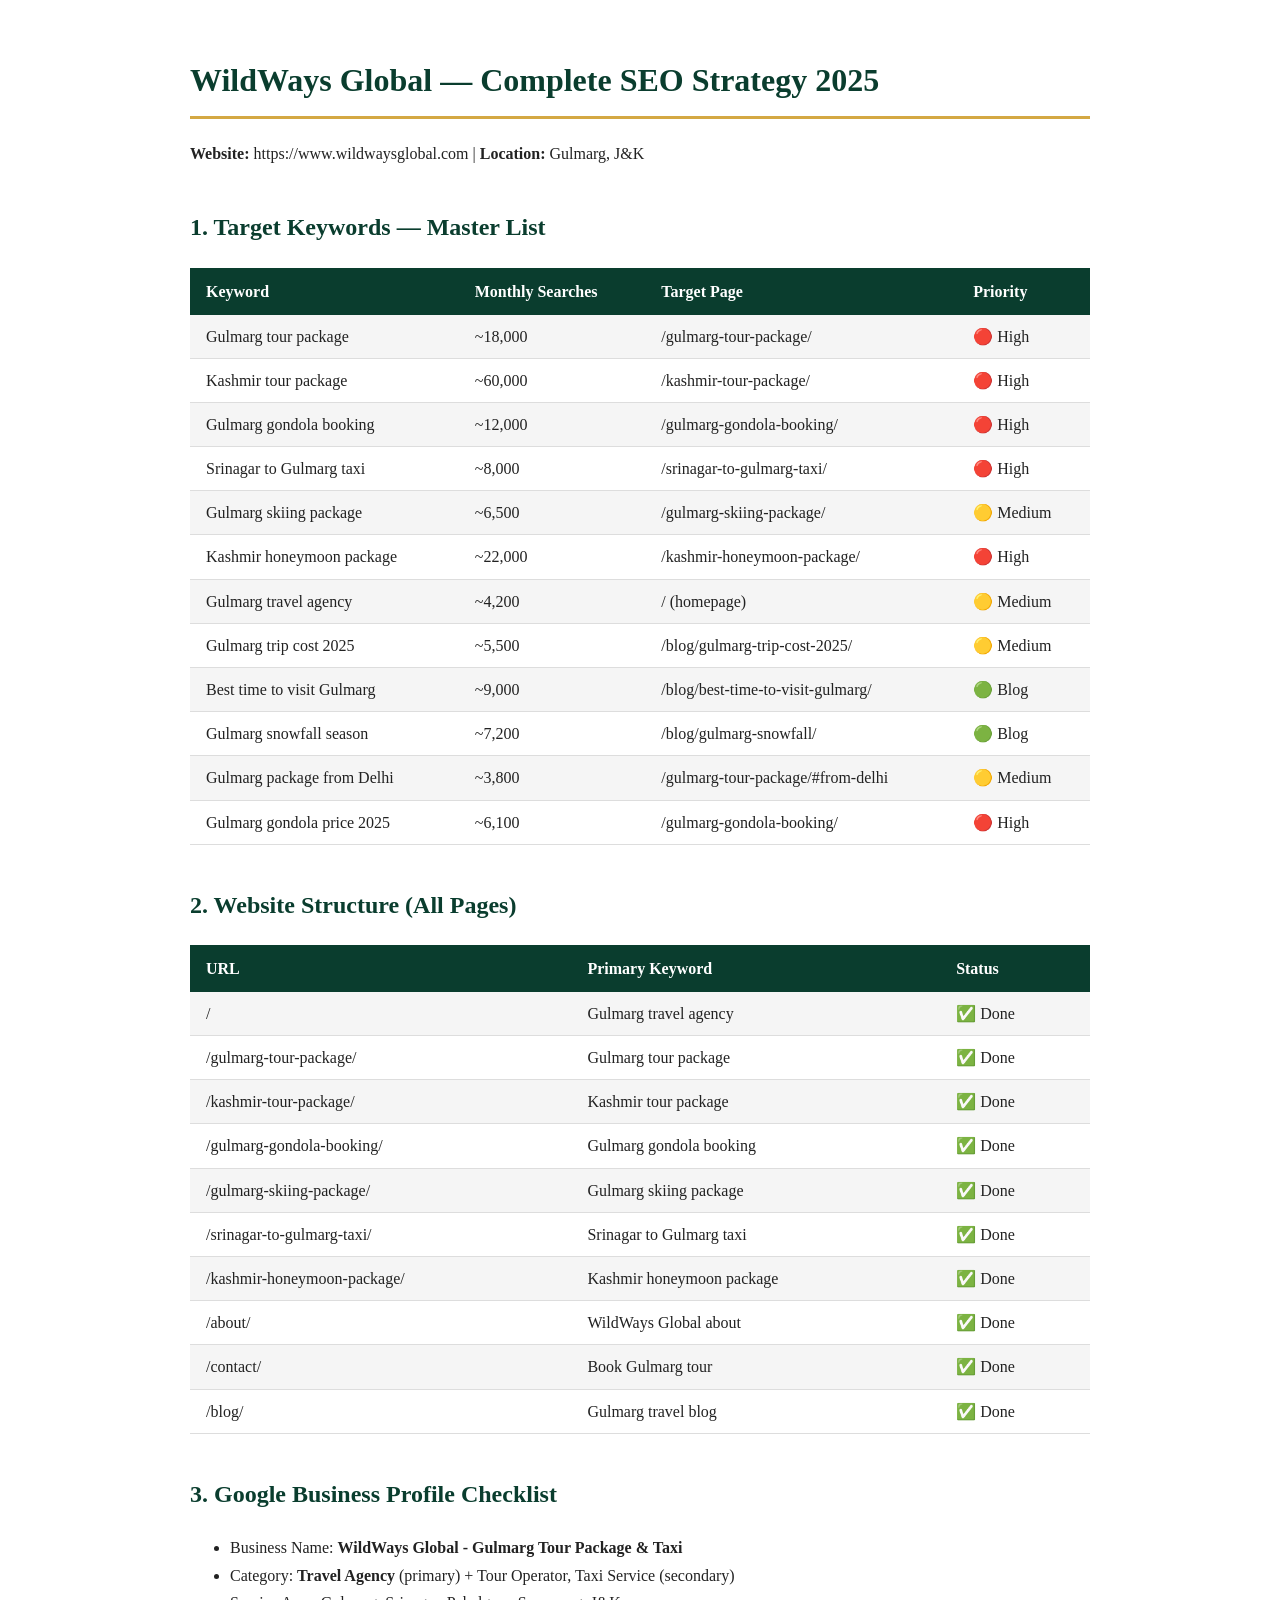
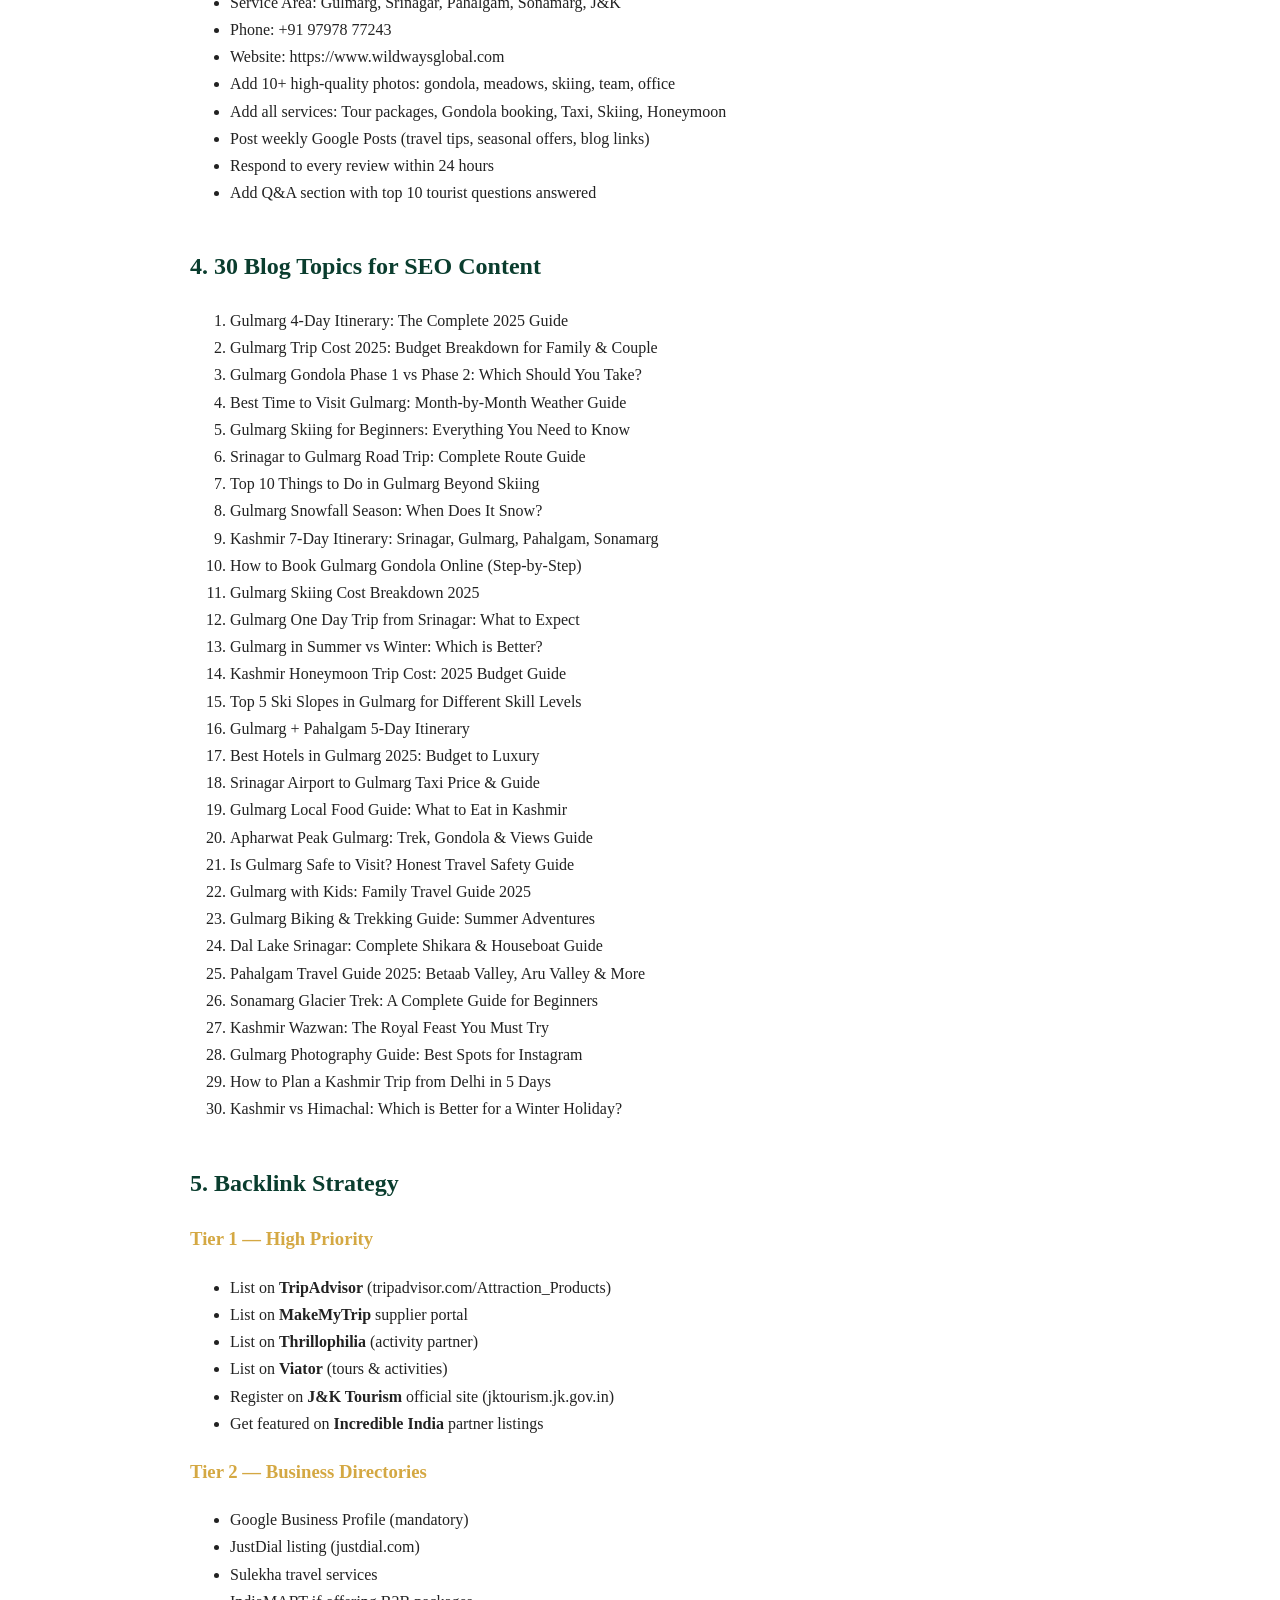
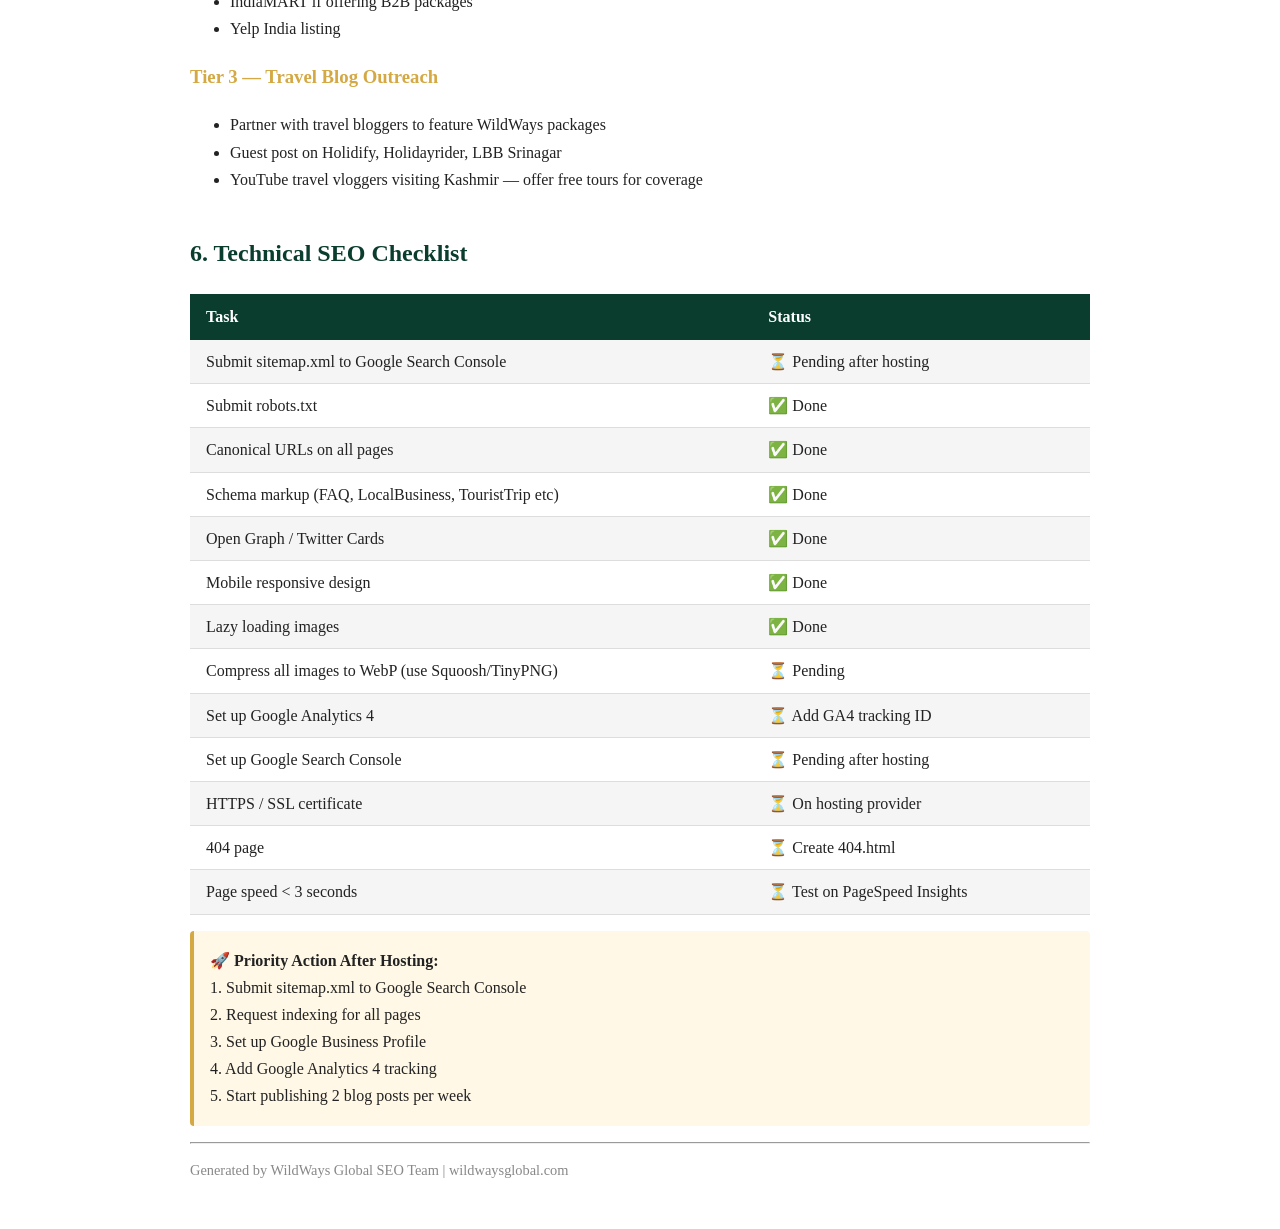
<file: SEO-STRATEGY-GUIDE.html>
<!DOCTYPE html>
<html lang="en">
<head>
<meta charset="UTF-8">
<title>WildWays Global — Complete SEO Strategy Guide</title>
<style>
  body { font-family: Georgia, serif; max-width: 900px; margin: 0 auto; padding: 2rem; color: #222; line-height: 1.7; }
  h1 { color: #0a3d2e; border-bottom: 3px solid #d4a843; padding-bottom: 0.5rem; }
  h2 { color: #0a3d2e; margin-top: 2.5rem; }
  h3 { color: #d4a843; }
  table { width: 100%; border-collapse: collapse; margin: 1rem 0; }
  th { background: #0a3d2e; color: white; padding: 0.6rem 1rem; text-align: left; }
  td { padding: 0.5rem 1rem; border-bottom: 1px solid #ddd; }
  tr:nth-child(even) { background: #f5f5f5; }
  .tip { background: #fff8e6; border-left: 4px solid #d4a843; padding: 1rem; margin: 1rem 0; border-radius: 4px; }
  code { background: #eee; padding: 0.2rem 0.4rem; border-radius: 3px; font-size: 0.9rem; }
</style>
</head>
<body>
<h1>WildWays Global — Complete SEO Strategy 2025</h1>
<p><strong>Website:</strong> https://www.wildwaysglobal.com | <strong>Location:</strong> Gulmarg, J&K</p>

<h2>1. Target Keywords — Master List</h2>
<table>
<tr><th>Keyword</th><th>Monthly Searches</th><th>Target Page</th><th>Priority</th></tr>
<tr><td>Gulmarg tour package</td><td>~18,000</td><td>/gulmarg-tour-package/</td><td>🔴 High</td></tr>
<tr><td>Kashmir tour package</td><td>~60,000</td><td>/kashmir-tour-package/</td><td>🔴 High</td></tr>
<tr><td>Gulmarg gondola booking</td><td>~12,000</td><td>/gulmarg-gondola-booking/</td><td>🔴 High</td></tr>
<tr><td>Srinagar to Gulmarg taxi</td><td>~8,000</td><td>/srinagar-to-gulmarg-taxi/</td><td>🔴 High</td></tr>
<tr><td>Gulmarg skiing package</td><td>~6,500</td><td>/gulmarg-skiing-package/</td><td>🟡 Medium</td></tr>
<tr><td>Kashmir honeymoon package</td><td>~22,000</td><td>/kashmir-honeymoon-package/</td><td>🔴 High</td></tr>
<tr><td>Gulmarg travel agency</td><td>~4,200</td><td>/ (homepage)</td><td>🟡 Medium</td></tr>
<tr><td>Gulmarg trip cost 2025</td><td>~5,500</td><td>/blog/gulmarg-trip-cost-2025/</td><td>🟡 Medium</td></tr>
<tr><td>Best time to visit Gulmarg</td><td>~9,000</td><td>/blog/best-time-to-visit-gulmarg/</td><td>🟢 Blog</td></tr>
<tr><td>Gulmarg snowfall season</td><td>~7,200</td><td>/blog/gulmarg-snowfall/</td><td>🟢 Blog</td></tr>
<tr><td>Gulmarg package from Delhi</td><td>~3,800</td><td>/gulmarg-tour-package/#from-delhi</td><td>🟡 Medium</td></tr>
<tr><td>Gulmarg gondola price 2025</td><td>~6,100</td><td>/gulmarg-gondola-booking/</td><td>🔴 High</td></tr>
</table>

<h2>2. Website Structure (All Pages)</h2>
<table>
<tr><th>URL</th><th>Primary Keyword</th><th>Status</th></tr>
<tr><td>/</td><td>Gulmarg travel agency</td><td>✅ Done</td></tr>
<tr><td>/gulmarg-tour-package/</td><td>Gulmarg tour package</td><td>✅ Done</td></tr>
<tr><td>/kashmir-tour-package/</td><td>Kashmir tour package</td><td>✅ Done</td></tr>
<tr><td>/gulmarg-gondola-booking/</td><td>Gulmarg gondola booking</td><td>✅ Done</td></tr>
<tr><td>/gulmarg-skiing-package/</td><td>Gulmarg skiing package</td><td>✅ Done</td></tr>
<tr><td>/srinagar-to-gulmarg-taxi/</td><td>Srinagar to Gulmarg taxi</td><td>✅ Done</td></tr>
<tr><td>/kashmir-honeymoon-package/</td><td>Kashmir honeymoon package</td><td>✅ Done</td></tr>
<tr><td>/about/</td><td>WildWays Global about</td><td>✅ Done</td></tr>
<tr><td>/contact/</td><td>Book Gulmarg tour</td><td>✅ Done</td></tr>
<tr><td>/blog/</td><td>Gulmarg travel blog</td><td>✅ Done</td></tr>
</table>

<h2>3. Google Business Profile Checklist</h2>
<ul>
<li>Business Name: <strong>WildWays Global - Gulmarg Tour Package & Taxi</strong></li>
<li>Category: <strong>Travel Agency</strong> (primary) + Tour Operator, Taxi Service (secondary)</li>
<li>Service Area: Gulmarg, Srinagar, Pahalgam, Sonamarg, J&K</li>
<li>Phone: +91 97978 77243</li>
<li>Website: https://www.wildwaysglobal.com</li>
<li>Add 10+ high-quality photos: gondola, meadows, skiing, team, office</li>
<li>Add all services: Tour packages, Gondola booking, Taxi, Skiing, Honeymoon</li>
<li>Post weekly Google Posts (travel tips, seasonal offers, blog links)</li>
<li>Respond to every review within 24 hours</li>
<li>Add Q&A section with top 10 tourist questions answered</li>
</ul>

<h2>4. 30 Blog Topics for SEO Content</h2>
<ol>
<li>Gulmarg 4-Day Itinerary: The Complete 2025 Guide</li>
<li>Gulmarg Trip Cost 2025: Budget Breakdown for Family & Couple</li>
<li>Gulmarg Gondola Phase 1 vs Phase 2: Which Should You Take?</li>
<li>Best Time to Visit Gulmarg: Month-by-Month Weather Guide</li>
<li>Gulmarg Skiing for Beginners: Everything You Need to Know</li>
<li>Srinagar to Gulmarg Road Trip: Complete Route Guide</li>
<li>Top 10 Things to Do in Gulmarg Beyond Skiing</li>
<li>Gulmarg Snowfall Season: When Does It Snow?</li>
<li>Kashmir 7-Day Itinerary: Srinagar, Gulmarg, Pahalgam, Sonamarg</li>
<li>How to Book Gulmarg Gondola Online (Step-by-Step)</li>
<li>Gulmarg Skiing Cost Breakdown 2025</li>
<li>Gulmarg One Day Trip from Srinagar: What to Expect</li>
<li>Gulmarg in Summer vs Winter: Which is Better?</li>
<li>Kashmir Honeymoon Trip Cost: 2025 Budget Guide</li>
<li>Top 5 Ski Slopes in Gulmarg for Different Skill Levels</li>
<li>Gulmarg + Pahalgam 5-Day Itinerary</li>
<li>Best Hotels in Gulmarg 2025: Budget to Luxury</li>
<li>Srinagar Airport to Gulmarg Taxi Price & Guide</li>
<li>Gulmarg Local Food Guide: What to Eat in Kashmir</li>
<li>Apharwat Peak Gulmarg: Trek, Gondola & Views Guide</li>
<li>Is Gulmarg Safe to Visit? Honest Travel Safety Guide</li>
<li>Gulmarg with Kids: Family Travel Guide 2025</li>
<li>Gulmarg Biking & Trekking Guide: Summer Adventures</li>
<li>Dal Lake Srinagar: Complete Shikara & Houseboat Guide</li>
<li>Pahalgam Travel Guide 2025: Betaab Valley, Aru Valley & More</li>
<li>Sonamarg Glacier Trek: A Complete Guide for Beginners</li>
<li>Kashmir Wazwan: The Royal Feast You Must Try</li>
<li>Gulmarg Photography Guide: Best Spots for Instagram</li>
<li>How to Plan a Kashmir Trip from Delhi in 5 Days</li>
<li>Kashmir vs Himachal: Which is Better for a Winter Holiday?</li>
</ol>

<h2>5. Backlink Strategy</h2>
<h3>Tier 1 — High Priority</h3>
<ul>
<li>List on <strong>TripAdvisor</strong> (tripadvisor.com/Attraction_Products)</li>
<li>List on <strong>MakeMyTrip</strong> supplier portal</li>
<li>List on <strong>Thrillophilia</strong> (activity partner)</li>
<li>List on <strong>Viator</strong> (tours & activities)</li>
<li>Register on <strong>J&K Tourism</strong> official site (jktourism.jk.gov.in)</li>
<li>Get featured on <strong>Incredible India</strong> partner listings</li>
</ul>
<h3>Tier 2 — Business Directories</h3>
<ul>
<li>Google Business Profile (mandatory)</li>
<li>JustDial listing (justdial.com)</li>
<li>Sulekha travel services</li>
<li>IndiaMART if offering B2B packages</li>
<li>Yelp India listing</li>
</ul>
<h3>Tier 3 — Travel Blog Outreach</h3>
<ul>
<li>Partner with travel bloggers to feature WildWays packages</li>
<li>Guest post on Holidify, Holidayrider, LBB Srinagar</li>
<li>YouTube travel vloggers visiting Kashmir — offer free tours for coverage</li>
</ul>

<h2>6. Technical SEO Checklist</h2>
<table>
<tr><th>Task</th><th>Status</th></tr>
<tr><td>Submit sitemap.xml to Google Search Console</td><td>⏳ Pending after hosting</td></tr>
<tr><td>Submit robots.txt</td><td>✅ Done</td></tr>
<tr><td>Canonical URLs on all pages</td><td>✅ Done</td></tr>
<tr><td>Schema markup (FAQ, LocalBusiness, TouristTrip etc)</td><td>✅ Done</td></tr>
<tr><td>Open Graph / Twitter Cards</td><td>✅ Done</td></tr>
<tr><td>Mobile responsive design</td><td>✅ Done</td></tr>
<tr><td>Lazy loading images</td><td>✅ Done</td></tr>
<tr><td>Compress all images to WebP (use Squoosh/TinyPNG)</td><td>⏳ Pending</td></tr>
<tr><td>Set up Google Analytics 4</td><td>⏳ Add GA4 tracking ID</td></tr>
<tr><td>Set up Google Search Console</td><td>⏳ Pending after hosting</td></tr>
<tr><td>HTTPS / SSL certificate</td><td>⏳ On hosting provider</td></tr>
<tr><td>404 page</td><td>⏳ Create 404.html</td></tr>
<tr><td>Page speed < 3 seconds</td><td>⏳ Test on PageSpeed Insights</td></tr>
</table>

<div class="tip">
<strong>🚀 Priority Action After Hosting:</strong><br>
1. Submit sitemap.xml to Google Search Console<br>
2. Request indexing for all pages<br>
3. Set up Google Business Profile<br>
4. Add Google Analytics 4 tracking<br>
5. Start publishing 2 blog posts per week
</div>

<hr>
<p style="color:#888;font-size:0.9rem;">Generated by WildWays Global SEO Team | wildwaysglobal.com</p>
</body>
</html>
</file>
<file: shared.css>
/* ══════════════════════════════════════════════
   WildWays Global — Shared Stylesheet
   Used across all sub-pages
══════════════════════════════════════════════ */
@import url('https://fonts.googleapis.com/css2?family=Playfair+Display:wght@700;800&family=Inter:wght@300;400;500;600;700&display=swap');

*, *::before, *::after { box-sizing: border-box; margin: 0; padding: 0; }
:root {
  --green: #0a3d2e;
  --green-mid: #155c43;
  --green-light: #1e7a56;
  --gold: #d4a843;
  --gold-light: #f0c865;
  --red: #c0392b;
  --white: #ffffff;
  --off-white: #f5f5f5;
  --light-gray: #e8e8e8;
  --mid-gray: #999;
  --text: #222;
  --text-light: #555;
  --shadow: 0 4px 24px rgba(0,0,0,0.10);
  --shadow-lg: 0 10px 40px rgba(0,0,0,0.15);
}
html { scroll-behavior: smooth; }
body { font-family: 'Inter', -apple-system, sans-serif; background: var(--white); color: var(--text); overflow-x: hidden; }

/* ── NAV ── */
nav {
  position: fixed; top: 0; left: 0; right: 0; z-index: 200;
  height: 64px; display: flex; align-items: center; justify-content: space-between;
  padding: 0 40px; background: rgba(10,61,46,0.97);
  border-bottom: 1px solid rgba(255,255,255,0.08);
  backdrop-filter: blur(6px);
}
.logo { font-size: 1.2rem; font-weight: 700; color: white; text-decoration: none; font-family: 'Playfair Display', serif; }
.logo span { color: var(--gold); }
.nav-links { display: flex; align-items: center; gap: 22px; list-style: none; }
.nav-links a { color: rgba(255,255,255,0.75); text-decoration: none; font-size: 0.85rem; font-weight: 500; transition: color 0.15s; }
.nav-links a:hover, .nav-links a.active { color: white; }
.nav-btn { background: var(--gold); color: var(--green) !important; padding: 8px 16px; border-radius: 6px; font-weight: 600 !important; white-space: nowrap; }
.nav-call { background: rgba(255,255,255,0.12); color: white !important; padding: 8px 14px; border-radius: 6px; font-size: 0.8rem !important; white-space: nowrap; }
.nav-hamburger { display: none; background: none; border: none; color: white; font-size: 1.5rem; cursor: pointer; }

/* ── PAGE HERO ── */
.page-hero {
  position: relative; padding: 140px 40px 80px;
  background: linear-gradient(135deg, var(--green) 0%, #0f5c40 60%, #1e7a56 100%);
  overflow: hidden;
  text-align: center;
}
.page-hero::before {
  content: ''; position: absolute; inset: 0;
  background: url('https://images.unsplash.com/photo-1558618666-fcd25c85cd64?w=1800&q=60') center/cover;
  opacity: 0.18;
}
.page-hero-content { position: relative; z-index: 2; max-width: 780px; margin: 0 auto; }
.page-hero .eyebrow { font-size: 0.72rem; font-weight: 600; letter-spacing: 2.5px; text-transform: uppercase; color: var(--gold); margin-bottom: 14px; display: block; }
.page-hero h1 { font-family: 'Playfair Display', serif; font-size: clamp(2rem, 4.5vw, 3.2rem); font-weight: 800; color: white; line-height: 1.2; margin-bottom: 16px; }
.page-hero p { font-size: 1rem; color: rgba(255,255,255,0.82); line-height: 1.7; margin-bottom: 28px; }
.breadcrumb { display: flex; align-items: center; gap: 8px; justify-content: center; font-size: 0.75rem; color: rgba(255,255,255,0.5); margin-bottom: 20px; }
.breadcrumb a { color: rgba(255,255,255,0.6); text-decoration: none; }
.breadcrumb a:hover { color: white; }
.breadcrumb span { color: rgba(255,255,255,0.35); }

/* ── BUTTONS ── */
.btn { display: inline-flex; align-items: center; gap: 8px; padding: 11px 22px; border-radius: 7px; font-weight: 600; font-size: 0.875rem; cursor: pointer; border: none; text-decoration: none; transition: all 0.18s; font-family: 'Inter', sans-serif; }
.btn.bg { background: var(--gold); color: var(--green); }
.btn.bg:hover { background: var(--gold-light); transform: translateY(-1px); box-shadow: 0 4px 16px rgba(212,168,67,0.35); }
.btn.outline { background: transparent; color: var(--green); border: 1.5px solid var(--green); }
.btn.outline:hover { background: var(--green); color: white; }
.btn.white { background: white; color: var(--green); }
.btn.white:hover { background: var(--off-white); }

/* ── SECTIONS ── */
section { padding: 72px 40px; }
.container { max-width: 1140px; margin: 0 auto; }
.section-label { font-size: 0.72rem; font-weight: 600; letter-spacing: 2.5px; text-transform: uppercase; color: var(--green-light); margin-bottom: 10px; display: block; }
.section-title { font-family: 'Playfair Display', serif; font-size: clamp(1.6rem, 3vw, 2.4rem); font-weight: 800; color: var(--green); line-height: 1.25; margin-bottom: 14px; }
.section-sub { color: var(--text-light); line-height: 1.75; font-size: 0.95rem; max-width: 600px; }
.section-head { margin-bottom: 48px; }
.section-dark { background: var(--green); color: white; }
.section-dark .section-title { color: white; }
.section-dark .section-sub { color: rgba(255,255,255,0.6); }
.section-gray { background: var(--off-white); }

/* ── REVEAL ── */
.reveal { opacity: 0; transform: translateY(24px); transition: opacity 0.55s ease, transform 0.55s ease; }
.reveal.in { opacity: 1; transform: none; }

/* ── CARDS ── */
.card-grid { display: grid; grid-template-columns: repeat(3,1fr); gap: 24px; }
.card { background: white; border-radius: 14px; overflow: hidden; box-shadow: var(--shadow); transition: transform 0.2s, box-shadow 0.2s; }
.card:hover { transform: translateY(-4px); box-shadow: var(--shadow-lg); }
.card-img { width: 100%; height: 200px; object-fit: cover; display: block; }
.card-body { padding: 20px; }
.card-title { font-weight: 700; font-size: 1rem; color: var(--green); margin-bottom: 8px; }
.card-text { font-size: 0.84rem; color: var(--text-light); line-height: 1.7; }
.card-price { font-size: 1.3rem; font-weight: 700; color: var(--green); margin: 12px 0 4px; }
.card-price small { font-size: 0.75rem; font-weight: 400; color: var(--mid-gray); }

/* ── PRICE TABLE ── */
.price-table { width: 100%; border-collapse: collapse; font-size: 0.9rem; }
.price-table th { background: var(--green); color: white; padding: 12px 16px; text-align: left; font-weight: 600; }
.price-table td { padding: 12px 16px; border-bottom: 1px solid var(--light-gray); }
.price-table tr:nth-child(even) td { background: var(--off-white); }
.price-table .highlight td { background: #fff8e8; font-weight: 600; }

/* ── FAQ ── */
.faq-list { max-width: 780px; }
.faq-item { border-bottom: 1px solid var(--light-gray); }
.faq-q { width: 100%; background: none; border: none; text-align: left; padding: 18px 0; font-size: 0.95rem; font-weight: 600; color: var(--text); cursor: pointer; display: flex; justify-content: space-between; align-items: center; gap: 12px; font-family: 'Inter', sans-serif; }
.faq-q::after { content: '+'; font-size: 1.3rem; font-weight: 300; color: var(--green-light); flex-shrink: 0; transition: transform 0.2s; }
.faq-item.open .faq-q::after { transform: rotate(45deg); }
.faq-a { max-height: 0; overflow: hidden; transition: max-height 0.35s ease; }
.faq-a p { padding: 0 0 16px; font-size: 0.88rem; color: var(--text-light); line-height: 1.8; }
.faq-item.open .faq-a { max-height: 300px; }

/* ── TESTIMONIALS ── */
.testi-grid { display: grid; grid-template-columns: repeat(3,1fr); gap: 24px; }
.testi-card { background: white; border-radius: 12px; padding: 24px; box-shadow: var(--shadow); border-top: 3px solid var(--gold); }
.testi-stars { color: var(--gold); font-size: 0.9rem; margin-bottom: 12px; }
.testi-text { font-size: 0.85rem; color: var(--text-light); line-height: 1.75; font-style: italic; margin-bottom: 16px; }
.testi-author { font-weight: 600; font-size: 0.82rem; color: var(--green); }
.testi-city { font-size: 0.75rem; color: var(--mid-gray); }

/* ── BOOKING FORM ── */
.booking-box { background: white; border-radius: 16px; padding: 36px; box-shadow: var(--shadow-lg); }
.booking-box h3 { font-family: 'Playfair Display', serif; font-size: 1.5rem; font-weight: 800; color: var(--green); margin-bottom: 6px; }
.booking-box p { font-size: 0.85rem; color: var(--text-light); margin-bottom: 24px; }
.form-row { display: grid; grid-template-columns: 1fr 1fr; gap: 16px; }
.form-group { margin-bottom: 16px; }
.form-group label { display: block; font-size: 0.78rem; font-weight: 600; color: var(--text); margin-bottom: 6px; }
.form-group input, .form-group select, .form-group textarea {
  width: 100%; padding: 10px 14px; border: 1.5px solid var(--light-gray); border-radius: 7px;
  font-size: 0.88rem; font-family: 'Inter', sans-serif; color: var(--text);
  transition: border-color 0.2s; outline: none; background: white;
}
.form-group input:focus, .form-group select:focus, .form-group textarea:focus { border-color: var(--green-light); }
.form-group textarea { resize: vertical; min-height: 80px; }

/* ── TRUST BAR ── */
.trust-bar { background: var(--green); padding: 16px 40px; display: flex; align-items: center; justify-content: center; gap: 40px; flex-wrap: wrap; }
.trust-item { display: flex; align-items: center; gap: 10px; color: rgba(255,255,255,0.8); font-size: 0.82rem; }
.trust-item strong { color: white; font-size: 0.9rem; }

/* ── FLOATING BUTTONS ── */
.fab-whatsapp {
  position: fixed; bottom: 24px; right: 24px; z-index: 999;
  width: 58px; height: 58px; border-radius: 50%; background: #25d366;
  display: flex; align-items: center; justify-content: center;
  box-shadow: 0 4px 20px rgba(37,211,102,0.5); text-decoration: none;
  transition: transform 0.2s;
}
.fab-whatsapp:hover { transform: scale(1.08); }
.fab-whatsapp svg { width: 28px; height: 28px; fill: white; }
.fab-call {
  position: fixed; bottom: 92px; right: 24px; z-index: 999;
  width: 50px; height: 50px; border-radius: 50%; background: var(--green);
  display: flex; align-items: center; justify-content: center;
  box-shadow: 0 4px 16px rgba(10,61,46,0.4); text-decoration: none;
  font-size: 1.3rem; border: 2px solid rgba(255,255,255,0.2);
  transition: transform 0.2s;
}
.fab-call:hover { transform: scale(1.08); }

/* ── MODAL ── */
.overlay { position: fixed; inset: 0; z-index: 1000; background: rgba(0,0,0,0.55); display: none; align-items: center; justify-content: center; padding: 20px; backdrop-filter: blur(3px); }
.overlay.open { display: flex; }
.modal { background: white; border-radius: 16px; padding: 36px; max-width: 580px; width: 100%; max-height: 90vh; overflow-y: auto; position: relative; box-shadow: 0 20px 60px rgba(0,0,0,0.25); }
.modal-close { position: absolute; top: 16px; right: 18px; background: none; border: none; font-size: 1.6rem; cursor: pointer; color: var(--mid-gray); line-height: 1; }
.modal h3 { font-family: 'Playfair Display', serif; font-size: 1.5rem; font-weight: 800; color: var(--green); margin-bottom: 6px; }
.modal > p { font-size: 0.83rem; color: var(--text-light); margin-bottom: 22px; }

/* ── FOOTER ── */
footer { background: #061f17; color: rgba(255,255,255,0.7); padding: 60px 40px 24px; }
.footer-grid { display: grid; grid-template-columns: 2fr 1fr 1fr 1fr; gap: 48px; margin-bottom: 48px; max-width: 1140px; margin-left: auto; margin-right: auto; }
.footer-brand .logo { display: block; margin-bottom: 14px; font-size: 1.3rem; }
.footer-brand p { font-size: 0.82rem; line-height: 1.8; max-width: 280px; }
.footer-col h4 { color: white; font-size: 0.85rem; font-weight: 700; letter-spacing: 0.5px; margin-bottom: 16px; }
.footer-col ul { list-style: none; display: flex; flex-direction: column; gap: 10px; }
.footer-col ul a { color: rgba(255,255,255,0.6); text-decoration: none; font-size: 0.82rem; transition: color 0.15s; }
.footer-col ul a:hover { color: white; }
.footer-bottom { border-top: 1px solid rgba(255,255,255,0.08); padding-top: 20px; max-width: 1140px; margin: 0 auto; display: flex; justify-content: space-between; align-items: center; font-size: 0.75rem; flex-wrap: wrap; gap: 10px; }
.footer-badge { background: rgba(255,255,255,0.06); padding: 4px 10px; border-radius: 4px; font-size: 0.72rem; color: rgba(255,255,255,0.45); }

/* ── HIGHLIGHT BOX ── */
.highlight-box { background: #fff8e8; border-left: 4px solid var(--gold); border-radius: 0 8px 8px 0; padding: 18px 22px; margin: 20px 0; }
.highlight-box p { font-size: 0.88rem; color: var(--text); line-height: 1.75; }
.highlight-box strong { color: var(--green); }

/* ── RESPONSIVE ── */
@media (max-width: 1024px) {
  .card-grid { grid-template-columns: repeat(2,1fr); }
  .testi-grid { grid-template-columns: repeat(2,1fr); }
  .footer-grid { grid-template-columns: 1fr 1fr; gap: 32px; }
}
@media (max-width: 768px) {
  nav { padding: 0 20px; }
  .nav-links { display: none; }
  .nav-links.open { display: flex; flex-direction: column; align-items: flex-start; position: fixed; top: 64px; left: 0; right: 0; background: var(--green); padding: 18px 22px; gap: 16px; border-top: 1px solid rgba(255,255,255,0.1); z-index: 199; }
  .nav-hamburger { display: block; }
  section { padding: 52px 20px; }
  .page-hero { padding: 120px 20px 60px; }
  .card-grid { grid-template-columns: 1fr; }
  .testi-grid { grid-template-columns: 1fr; }
  .form-row { grid-template-columns: 1fr; }
  .trust-bar { gap: 20px; padding: 14px 20px; }
  .footer-grid { grid-template-columns: 1fr; gap: 28px; }
  .footer-bottom { flex-direction: column; text-align: center; }
}
</file>
